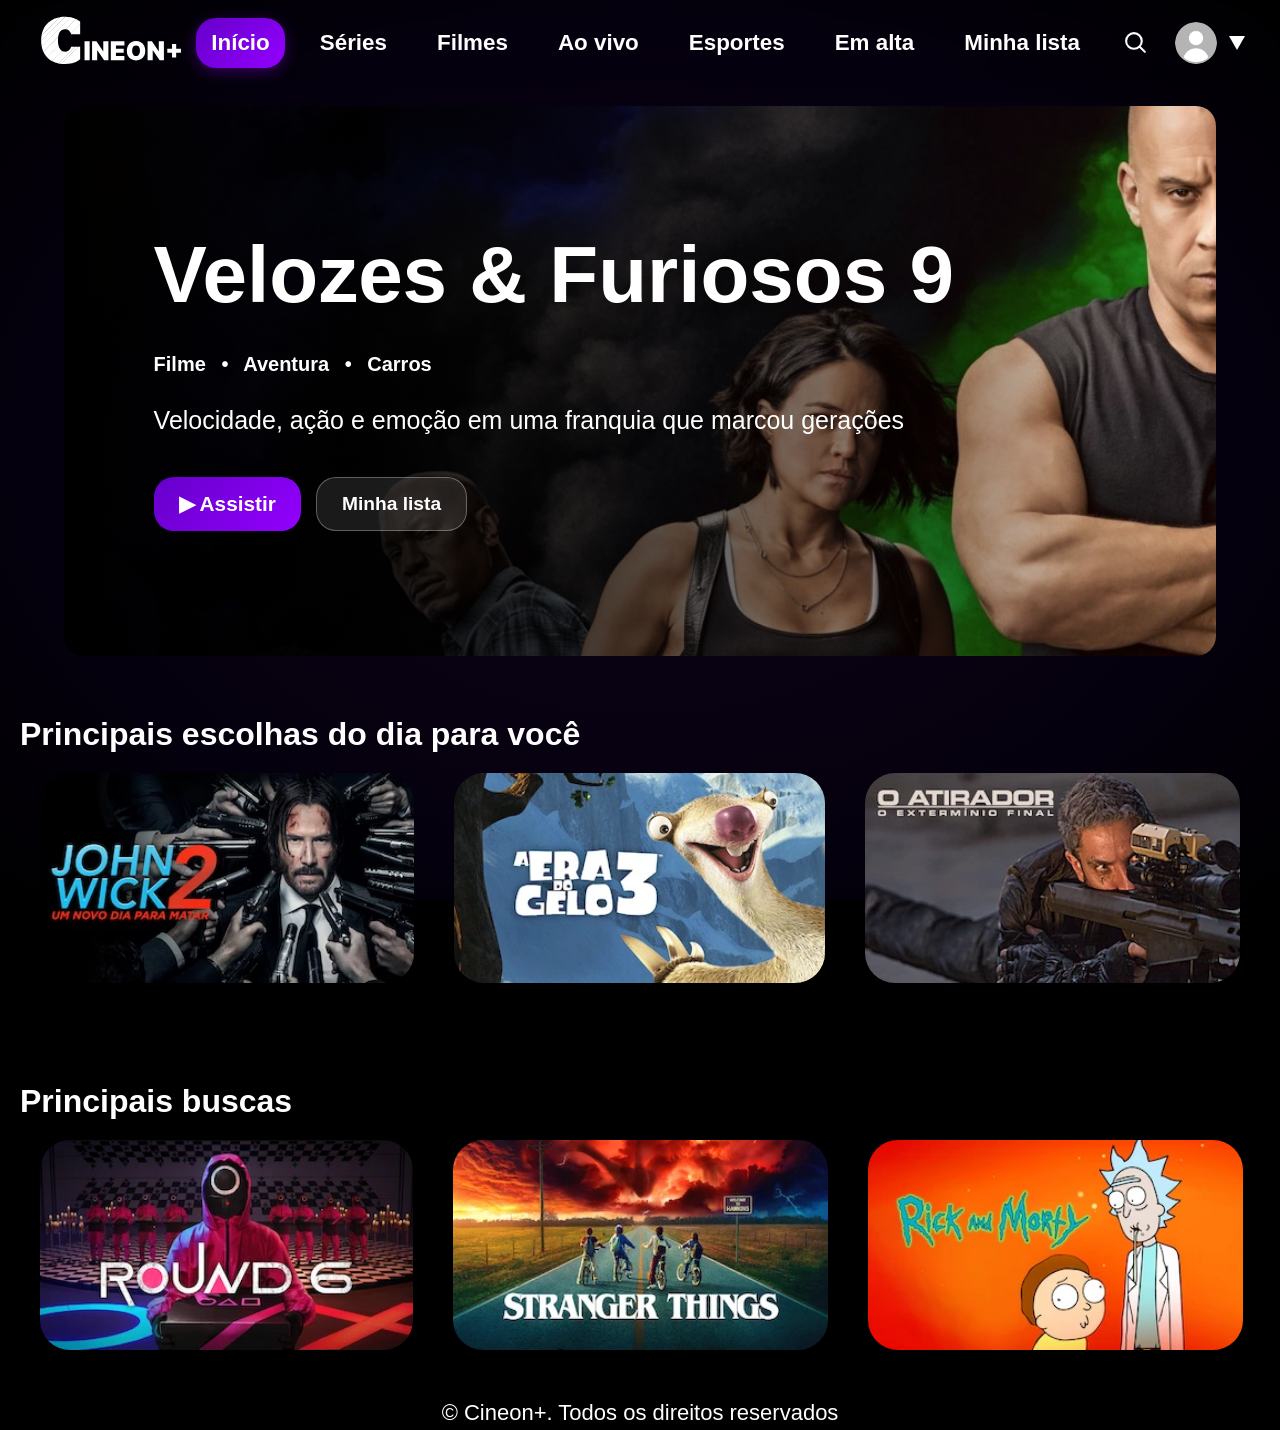
<file: index.html>
<!doctype html>
<html lang="pt-BR">
  <head>
    <meta charset="UTF-8" />
    <meta name="viewport" content="width=device-width, initial-scale=1.0" />
    <title>Cineon+</title>
    <link rel="stylesheet" href="./css/style.css" />
    <script src="./js/script.js"></script>
    <link rel="icon" type="" href="./assets/C_LOGO.png"/>
  </head>

  <body>
    <!--  BACKGROUND DEGRADÊ -->
    <div class="background_gradient_general"></div>


    <!-- Navbar -->
    <section class="main_section_all">
      <header class="navbar">
        
        <div class="logo">
          <a href="index.html">
            <img src="./assets/C_ANIMADO.svg" alt="logo" width="150px"/>
          </a>
        </div>

        <!-- Nav -->
        <nav class="menu">
            <a href="index.html" class="active">Início</a>
            <a href="series.html">Séries</a>
            <a href="filmes.html">Filmes</a>
            <a href="aovivo.html">Ao vivo</a>
            <a href="esportes.html">Esportes</a>
            <a href="emalta.html">Em alta</a>
            <a href="minhalista.html">Minha lista</a>

            <!-- Botão pesquisa -->
          <div class="search_box">
            <img src="./assets/search.svg" alt="input_seach_icon" class="search_icon"/>
          </div>

          <!-- Perfil -->
        <div class="perfil_container">
            <div class="perfil_botao">
                
                <label for="menu-pf" class="perfil_label">
                    <img class="foto-perfil" src="./assets/profile.png" alt="perfil"/>
                    <img class="seta" src="./assets/seta.svg" alt="seta" />
                </label>

                <input type="checkbox" name="menu-pf" id="menu-pf" class="menu-pf"/>
            </div>

            <!-- Dropdown -->
            <div class="dropdown">
                <a href="perfil.html">Gerenciar perfis</a>
                <a href="configuracoes.html">Configurações</a>
                <a href="ajuda.html">Ajuda</a>
                <hr>
                <a href="#">Sair</a>
            </div>
        </div>
        </nav>
      </header>

      <!-- <section class="main_content">
        <div class="titulo-geral">Pagina Inicial</div>
      </section> -->

      <!-- hero section -->
       <section class="hero">

        <div class="hero_content">

           <!-- titulo -->
            <h1>Velozes & Furiosos 9</h1>

            
            <p class="tags">
              Filme • Aventura • Carros
            </p>
            
            <!-- descrição -->
             <p class="descrição">
              Velocidade, ação e emoção em uma franquia
              que marcou gerações
             </p>
             

             <!-- botões -->
              <div class="hero_buttons">
                <a href="" target="_blank" rel="noopener noreferrer">
                  <button class="btn_assistir" type="button">▶ Assistir</button>
                </a>
                <button class="btn_lista">Minha lista</button>
              </div>
        </div>
       </section>

      <!-- Carrossel -->
      <section>
        <div class="carrossel">
          
          <h1 class="titulo-categoria">
            Principais escolhas do dia para você
          </h1>

          <div class="janela-carrossel">

            <div class="container-carrossel">
              <img src="./assets/img/johnwick2.png" alt="johnwick2"/>
              <img src="./assets/img/gelo.png" alt="gelo"/>
              <img src="./assets/img/atirador.png" alt="atirador"/>
              <img src="./assets/img/johnwick3.png" alt="johnwick3"/>
              <img src="./assets/img/velozesefuriosos8.png" alt="VelozeseFuriosos8"/>
              <img src="./assets/img/velozesefuriosos2.png" alt="VelozeseFuriosos2"/>
              <img src="./assets/img/cris.png" alt="Cris"/>
            </div>
          
          </div>
          
          <!-- botões de controle -->
          <div class="botoes-controle">
              <button class="botao-voltar"><</button>
              <button class="botao-avancar">></button>
          </div>
        
        </div>
      </section>
      
      <!-- Carrossel -->
      <section>
        <div class="carrossel">
          
          <h1 class="titulo-categoria">
            Principais buscas
          </h1>

          <div class="janela-carrossel">

            <div class="container-carrossel">
              <img src="./assets/img/round6.png" alt="round6"/>
              <img src="./assets/img/stringer.png" alt="Stringer"/>
              <img src="./assets/img/ricky.png" alt="ricky"/>
              <img src="./assets/img/theoffice.png" alt="theoffice"/>
              <img src="./assets/img/suits.png" alt="blade"/>
              <img src="./assets/img/ranch.png" alt="ranch"/>
              <img src="./assets/img/gentegrande.png" alt="policiafederal"/>
            </div>
          
          </div>
          
          <!-- botões de controle -->
          <div class="botoes-controle">
              <button class="botao-voltar"><</button>
              <button class="botao-avancar">></button>
          </div>
        
        </div>
      </section>
      
      <footer>
        <p>&copy; Cineon+. Todos os direitos reservados</p>
      </footer>
    
    </section>

</body>
</html>
</file>
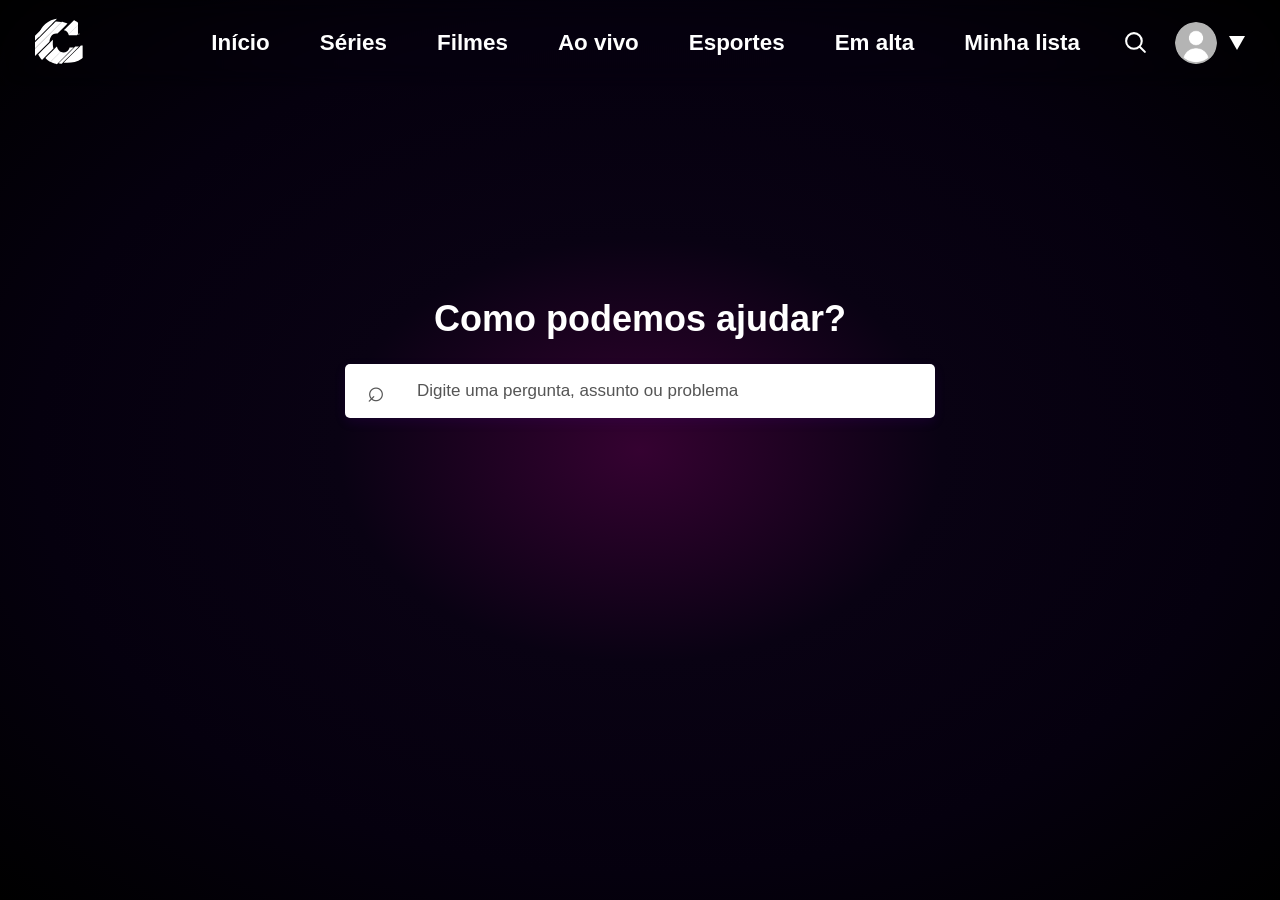
<file: ajuda.html>
<!DOCTYPE html>
<html lang="pt-BR">
    <head>
        <meta charset="UTF-8">
        <meta name="viewport" content="width=device-width, initial-scale=1.0">
        <title>Cineon+</title>
        <link rel="stylesheet" href="./css/pages/Ajuda/ajuda.css">
        <link rel="icon" type="" href="/assets/C_LOGO.png">
    </head>

    <body>
    
        <!--  BACKGROUND DEGRADÊ -->
        <div class="background_gradient_general">
        </div>

        <section class="main_section_all">

            <header class="navbar">

                <div class="logo">
                    <a href="index.html">
                        <img src="./assets/C_ANIMADO.svg" alt="logo" width="150px"/>
                    </a>
                </div>

        <!-- Nav -->
        <nav class="menu">
            <a href="index.html">Início</a>
            <a href="series.html">Séries</a>
            <a href="filmes.html">Filmes</a>
            <a href="aovivo.html">Ao vivo</a>
            <a href="esportes.html">Esportes</a>
            <a href="emalta.html">Em alta</a>
            <a href="minhalista.html">Minha lista</a>

            <!-- Botão pesquisa -->
          <div class="search_box">
            <img src="./assets/search.svg" alt="input_seach_icon" class="search_icon"/>
          </div>

          <!-- Perfil -->
        <div class="perfil_container">
            <div class="perfil_botao">
                
                <label for="menu-pf" class="perfil_label">
                    <img class="foto-perfil" src="./assets/profile.png" alt="perfil"/>
                    <img class="seta" src="./assets/seta.svg" alt="seta" />
                </label>

                <input type="checkbox" name="menu-pf" id="menu-pf" class="menu-pf"/>
            </div>

            <!-- Dropdown -->
            <div class="dropdown">
                <a href="perfil.html">Gerenciar perfis</a>
                <a href="configuracoes.html">Configurações</a>
                <a href="ajuda.html">Ajuda</a>
                <hr>
                <a href="#">Sair</a>
            </div>
        </div>
        </nav>
            </header>
            
        </section>

        <section class="central-ajuda">

            <div class="conteudo-ajuda">

                <h1> Como podemos ajudar?</h1>

                <div class="campo-pesquisa">
                    <span class="icone-pesquisa">⌕</span>

                    <input 
                        type="text"
                        placeholder="Digite uma pergunta, assunto ou problema"
                        >
                </div>
            </div>
        </section>

    </body>

</html>
</file>
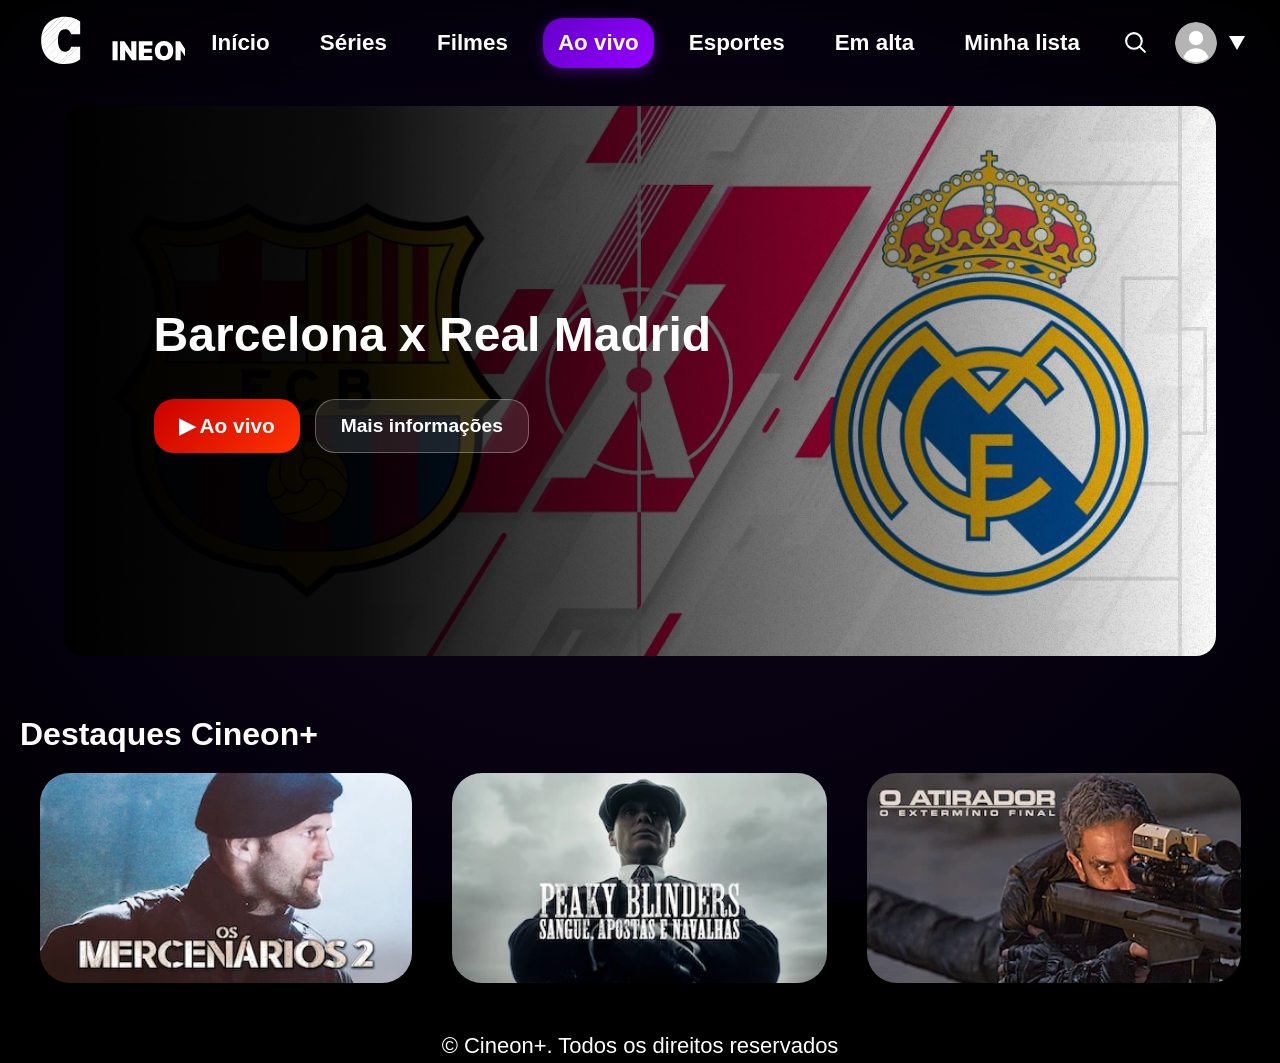
<file: aovivo.html>
<!doctype html>
<html lang="pt-BR">
  <head>
    <meta charset="UTF-8" />
    <meta name="viewport" content="width=device-width, initial-scale=1.0" />
    <title>Cineon+</title>
    <link rel="stylesheet" href="./css/pages/AoVivo/styleaovivo.css" />
    <script src="./js/script.js"></script>
    <link rel="icon" type="" href="./assets/C_LOGO.png"/>
  </head>

  <body>
    <!--  BACKGROUND DEGRADÊ -->
    <div class="background_gradient_general"></div>


    <!-- Navbar -->
    <section class="main_section_all">
      <header class="navbar">
        
        <div class="logo">
          <a href="index.html">
            <img src="./assets/C_ANIMADO.svg" alt="logo" width="150px"/>
          </a>
        </div>

        <!-- Nav -->
        <nav class="menu">
            <a href="index.html">Início</a>
            <a href="series.html">Séries</a>
            <a href="filmes.html">Filmes</a>
            <a href="aovivo.html" class="active">Ao vivo</a>
            <a href="esportes.html">Esportes</a>
            <a href="emalta.html">Em alta</a>
            <a href="minhalista.html">Minha lista</a>

            <!-- Botão pesquisa -->
          <div class="search_box">
            <img src="./assets/search.svg" alt="input_seach_icon" class="search_icon"/>
          </div>

          <!-- Perfil -->
        <div class="perfil_container">
            <div class="perfil_botao">
                
                <label for="menu-pf" class="perfil_label">
                    <img class="foto-perfil" src="./assets/profile.png" alt="perfil"/>
                    <img class="seta" src="./assets/seta.svg" alt="seta" />
                </label>

                <input type="checkbox" name="menu-pf" id="menu-pf" class="menu-pf"/>
            </div>

            <!-- Dropdown -->
            <div class="dropdown">
                <a href="perfil.html">Gerenciar perfis</a>
                <a href="configuracoes.html">Configurações</a>
                <a href="ajuda.html">Ajuda</a>
                <hr>
                <a href="#">Sair</a>
            </div>
        </div>
        </nav>
      </header>

      <!-- <section class="main_content">
        <div class="titulo-geral">Pagina Inicial</div>
      </section> -->

      <!-- hero section -->
       <section class="hero">

        <div class="hero_content">

           <!-- titulo -->
            <h1>Barcelona x Real Madrid</h1>

            <br>

             <!-- botões -->
              <div class="hero_buttons">
                <a href="" target="_blank" rel="noopener noreferrer">
                  <button class="btn_assistir" type="button">▶ Ao vivo</button>
                </a>
                <button class="btn_lista">Mais informações</button>
              </div>
        </div>
       </section>

      <!-- Carrossel -->
      <section>
        <div class="carrossel">
          
          <h1 class="titulo-categoria">
            Destaques Cineon+
          </h1>

          <div class="janela-carrossel">

            <div class="container-carrossel">
              <img src="./assets/img/mercenarios2.png" alt="mercenarios2"/>
              <img src="./assets/img/peaky.png" alt="peaky"/>
              <img src="./assets/img/atirador.png" alt="atirador"/>
              <img src="./assets/img/gelo.png" alt="gelo"/>
              <img src="./assets/img/ricky.png" alt="ricky"/>
            </div>
          
          </div>
          
          <!-- botões de controle -->
          <div class="botoes-controle">
              <button class="botao-voltar"><</button>
              <button class="botao-avancar">></button>
          </div>
        
        </div>
        
      
      </section>
      
      <footer>
        <p>&copy; Cineon+. Todos os direitos reservados</p>
      </footer>
    
    </section>

</body>
</html>
</file>
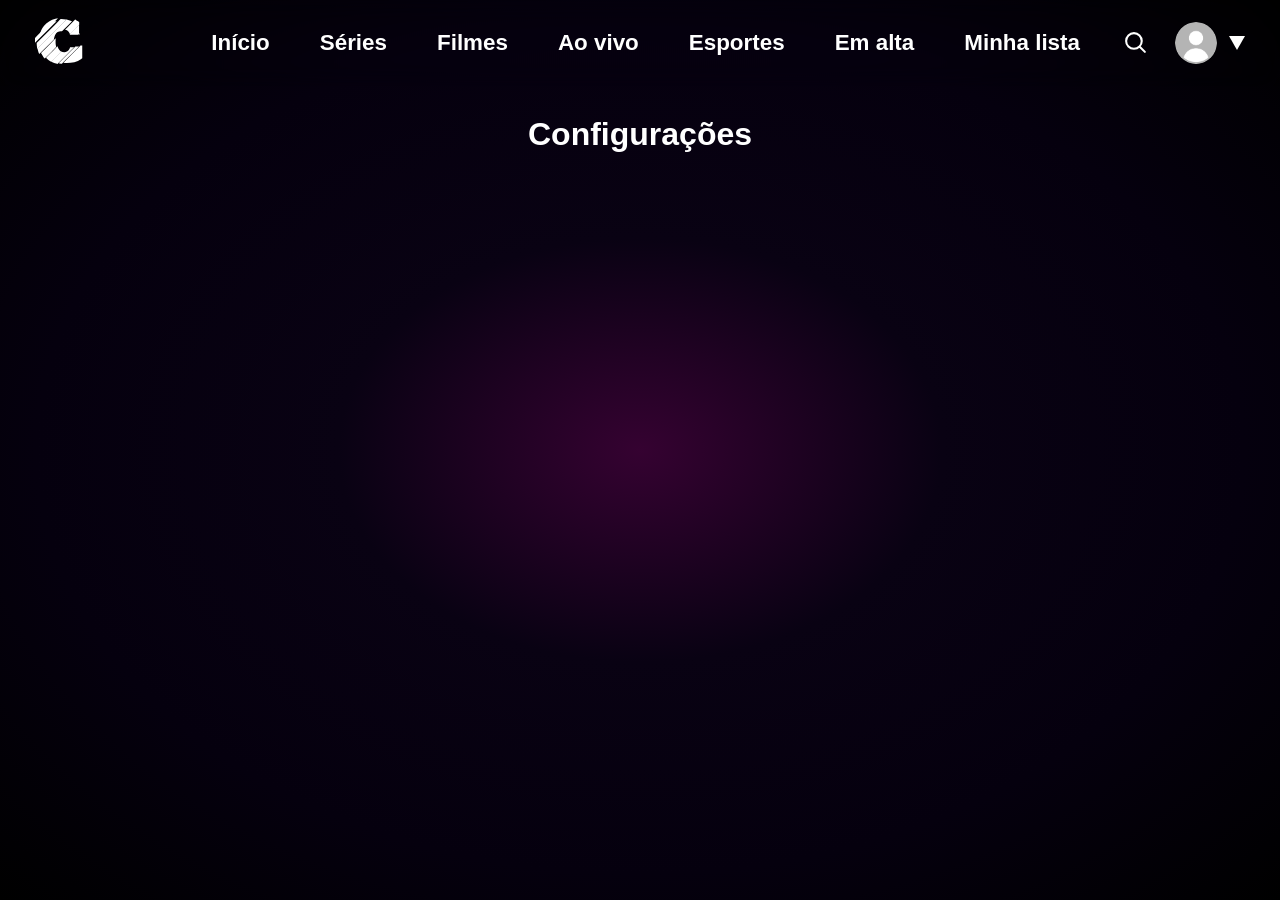
<file: configuracoes.html>
<!DOCTYPE html>
<html lang="pt-BR">
    <head>
        <meta charset="UTF-8">
        <meta name="viewport" content="width=device-width, initial-scale=1.0">
        <title>Cineon+</title>
        <link rel="stylesheet" href="./css/style.css">
        <link rel="icon" type="" href="/assets/C_LOGO.png">
    </head>

    <body>
    
        <!--  BACKGROUND DEGRADÊ -->
        <div class="background_gradient_general">
        </div>

        <section class="main_section_all">

            <header class="navbar">

                <div class="logo">
                    <a href="index.html">
                        <img src="./assets/C_ANIMADO.svg" alt="logo" width="150px"/>
                    </a>
                </div>

                <nav class="menu">
                    <a href="index.html">Início</a>
                    <a href="series.html">Séries</a>
                    <a href="filmes.html">Filmes</a>
                    <a href="aovivo.html">Ao vivo</a>
                    <a href="esportes.html">Esportes</a>
                    <a href="emalta.html">Em alta</a>
                    <a href="minhalista.html">Minha lista</a>

                    <!-- Botão pesquisa -->
                    <div class="search_box">
                        <img src="./assets/search.svg" alt="input_seach_icon"class="search_icon">
                    </div>
                    
                    <!-- Perfil -->
                    <div class="perfil_container">
                        <div class="perfil_botao">
                            
                            <label for="menu-pf" class="perfil_label">
                                <img class="foto-perfil" src="./assets/profile.png" alt="perfil">
                                <img class="seta" src="./assets/seta.svg" alt="seta">
                            </label>

                            <input type="checkbox" name="menu-pf" id="menu-pf" class="menu-pf">
                        </div>

                        <div class="dropdown">
                            <a href="perfil.html">Gerenciar perfis</a>
                            <a href="configuracoes.html">Configurações</a>
                            <a href="ajuda.html">Ajuda</a>
                            <hr>
                            <a href="#">Sair</a>
                        </div>
                    
                    </div>
                </nav>
            </header>

            <section class="main_content">
                <div class="titulo-geral">Configurações</div>
            </section>
            
        </section>

    </body>

</html>
</file>
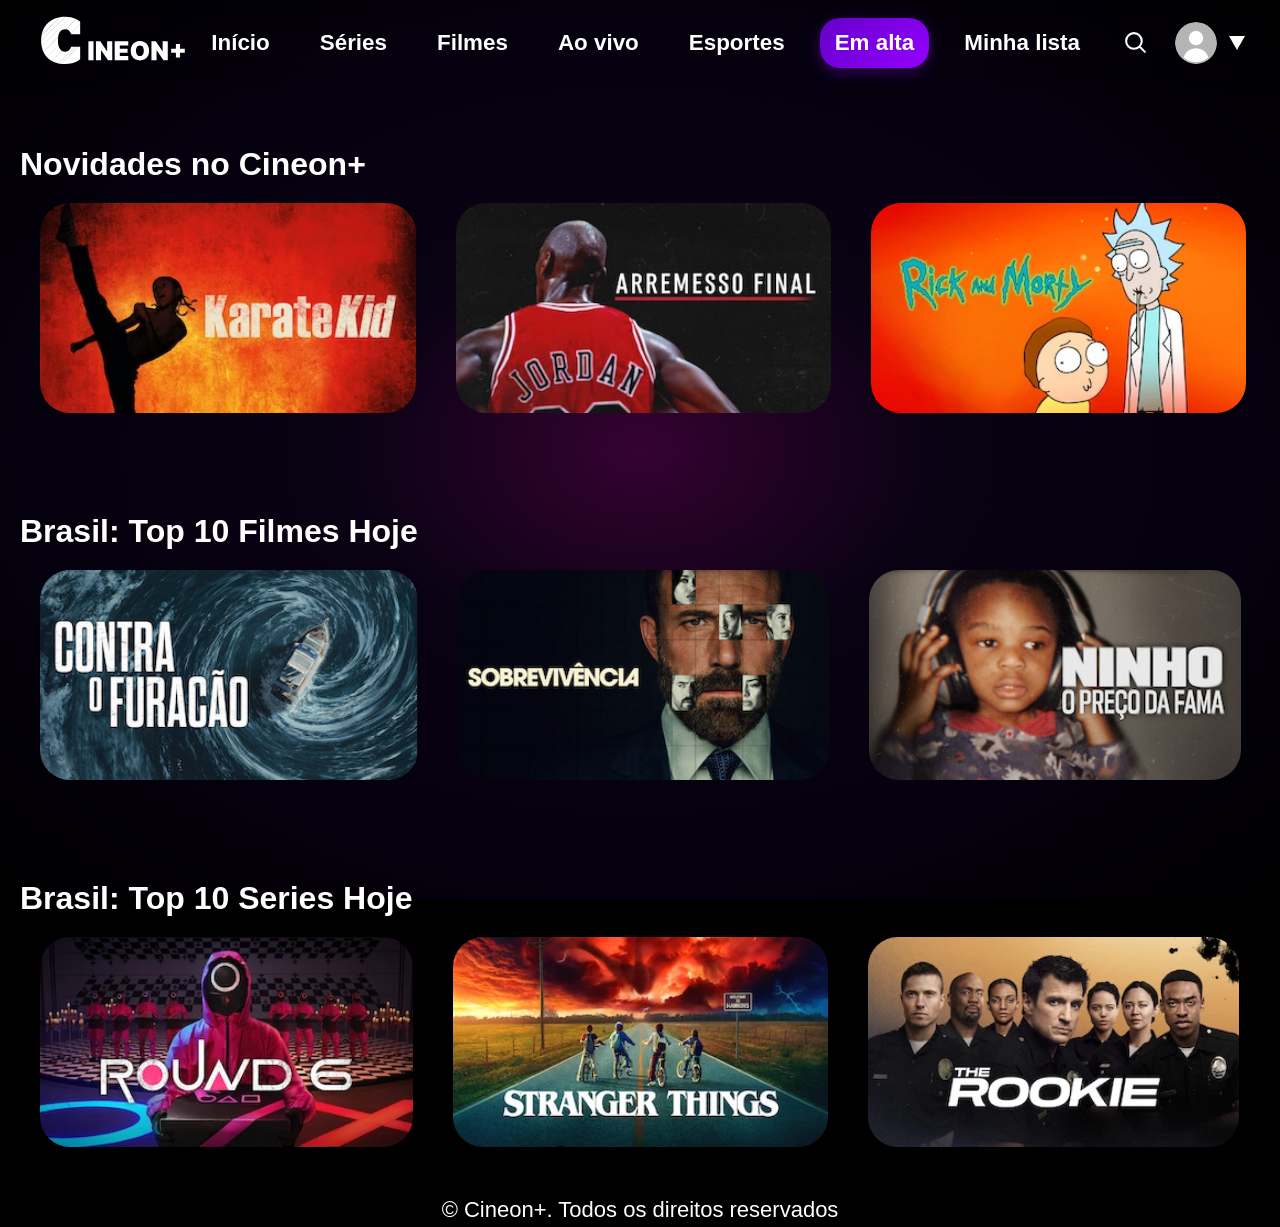
<file: emalta.html>
<!doctype html>
<html lang="pt-BR">
  <head>
    <meta charset="UTF-8" />
    <meta name="viewport" content="width=device-width, initial-scale=1.0" />
    <title>Cineon+</title>
    <link rel="stylesheet" href="./css/pages/EmAlta/emalta.css" />
    <script src="./js/script.js"></script>
    <link rel="icon" type="" href="/assets/C_LOGO.png"/>
  </head>

  <body>
    <!--  BACKGROUND DEGRADÊ -->
    <div class="background_gradient_general"></div>


    <!-- Navbar -->
    <section class="main_section_all">
      <header class="navbar">
        
        <div class="logo">
          <a href="index.html">
            <img src="./assets/C_ANIMADO.svg" alt="logo" width="150px"/>
          </a>
        </div>

        <!-- Nav -->
        <nav class="menu">
            <a href="index.html">Início</a>
            <a href="series.html">Séries</a>
            <a href="filmes.html">Filmes</a>
            <a href="aovivo.html">Ao vivo</a>
            <a href="esportes.html">Esportes</a>
            <a href="emalta.html" class="active">Em alta</a>
            <a href="minhalista.html">Minha lista</a>

            <!-- Botão pesquisa -->
          <div class="search_box">
            <img src="./assets/search.svg" alt="input_seach_icon" class="search_icon"/>
          </div>

          <!-- Perfil -->
        <div class="perfil_container">
            <div class="perfil_botao">
                
                <label for="menu-pf" class="perfil_label">
                    <img class="foto-perfil" src="./assets/profile.png" alt="perfil"/>
                    <img class="seta" src="./assets/seta.svg" alt="seta" />
                </label>

                <input type="checkbox" name="menu-pf" id="menu-pf" class="menu-pf"/>
            </div>

            <!-- Dropdown -->
            <div class="dropdown">
                <a href="perfil.html">Gerenciar perfis</a>
                <a href="configuracoes.html">Configurações</a>
                <a href="ajuda.html">Ajuda</a>
                <hr>
                <a href="#">Sair</a>
            </div>
        </div>
        </nav>
      </header>

      <!-- <section class="main_content">
        <div class="titulo-geral">Pagina Inicial</div>
      </section> -->

      <!-- Carrossel -->
      <section>
        <div class="carrossel">
          
          <h1 class="titulo-categoria">
            Novidades no Cineon+
          </h1>

          <div class="janela-carrossel">

            <div class="container-carrossel">
              <img src="./assets/img/karetekid.png" alt="karetekid"/>
              <img src="./assets/img/arremessofinal.png" alt="Velozes e Furiosos"/>
              <img src="./assets/img/ricky.png" alt="ricky"/>
              <img src="./assets/img/tyson.png" alt="tyson"/>
              <img src="./assets/img/ranch.png" alt="ranch"/>
            </div>
          
          </div>
          
          <!-- botões de controle -->
          <div class="botoes-controle">
              <button class="botao-voltar"><</button>
              <button class="botao-avancar">></button>
          </div>
        
        </div>
      
      <!-- Carrossel -->
      <section>
        <div class="carrossel">
          
          <h1 class="titulo-categoria">
            Brasil: Top 10 Filmes Hoje
          </h1>

          <div class="janela-carrossel">

            <div class="container-carrossel">
              <img src="./assets/img/furacao.png" alt=" Cris"/>
              <img src="./assets/img/sobrevivencia.png" alt="Velozes e Furiosos 2"/>
              <img src="./assets/img/ninho.png" alt=" Cris"/>
              <img src="./assets/img/granturismo.png" alt=" Cris"/>
              <img src="./assets/img/karetekid.png" alt=" Cris"/>
            </div>
          
          </div>
          
          <!-- botões de controle -->
          <div class="botoes-controle">
              <button class="botao-voltar"><</button>
              <button class="botao-avancar">></button>
          </div>
        
        </div>

              <!-- Carrossel -->
      <section>
        <div class="carrossel">
          
          <h1 class="titulo-categoria">
            Brasil: Top 10 Series Hoje
          </h1>

          <div class="janela-carrossel">

            <div class="container-carrossel">
              <img src="./assets/img/round6.png" alt="round6"/>
              <img src="./assets/img/stringer.png" alt="Stringer"/>
              <img src="./assets/img/theroockie.png" alt="drhouse"/>
              <img src="./assets/img/peaky.png" alt="peaky"/>
              <img src="./assets/img/tyson.png" alt="tyson"/>
            </div>
          
          </div>
          
          <!-- botões de controle -->
          <div class="botoes-controle">
              <button class="botao-voltar"><</button>
              <button class="botao-avancar">></button>
          </div>
        
        </div>
        
      
      </section>
      
      <footer>
        <p>&copy; Cineon+. Todos os direitos reservados</p>
      </footer>
    
    </section>

</body>
</html>
</file>
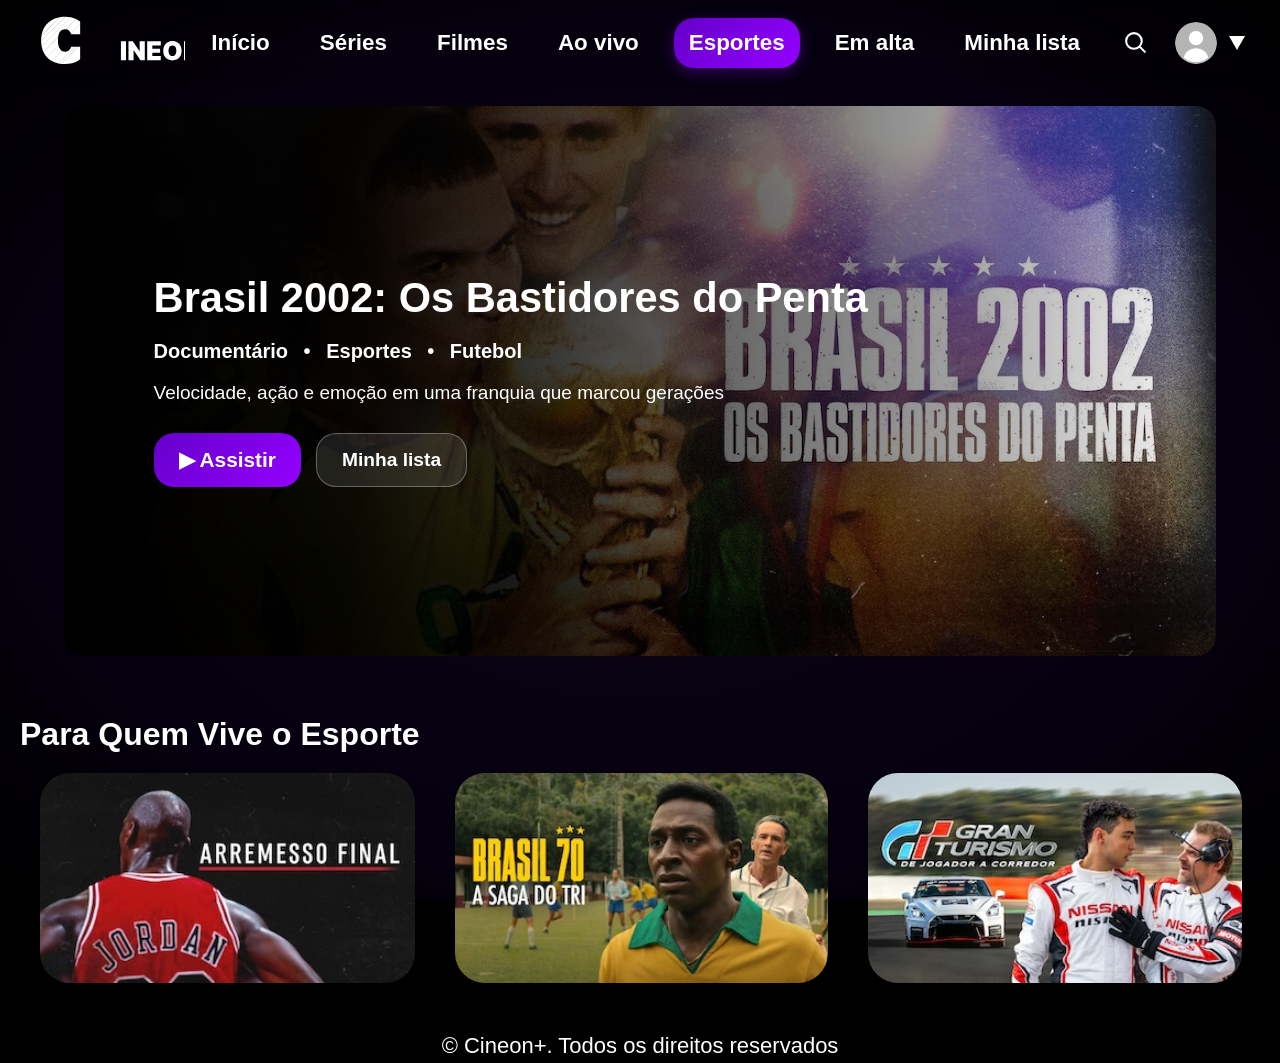
<file: esportes.html>
<!doctype html>
<html lang="pt-BR">
  <head>
    <meta charset="UTF-8" />
    <meta name="viewport" content="width=device-width, initial-scale=1.0" />
    <title>Cineon+</title>
    <link rel="stylesheet" href="./css/pages/Esportes/styleesportes.css" />
    <script src="./js/script.js"></script>
    <link rel="icon" type="" href="./assets/C_LOGO.png"/>
  </head>

  <body>
    <!--  BACKGROUND DEGRADÊ -->
    <div class="background_gradient_general"></div>


    <!-- Navbar -->
    <section class="main_section_all">
      <header class="navbar">
        
        <div class="logo">
          <a href="index.html">
            <img src="./assets/C_ANIMADO.svg" alt="logo" width="150px"/>
          </a>
        </div>

        <!-- Nav -->
        <nav class="menu">
            <a href="index.html">Início</a>
            <a href="series.html">Séries</a>
            <a href="filmes.html">Filmes</a>
            <a href="aovivo.html">Ao vivo</a>
            <a href="esportes.html" class="active">Esportes</a>
            <a href="emalta.html">Em alta</a>
            <a href="minhalista.html">Minha lista</a>

            <!-- Botão pesquisa -->
          <div class="search_box">
            <img src="./assets/search.svg" alt="input_seach_icon" class="search_icon"/>
          </div>

          <!-- Perfil -->
        <div class="perfil_container">
            <div class="perfil_botao">
                
                <label for="menu-pf" class="perfil_label">
                    <img class="foto-perfil" src="./assets/profile.png" alt="perfil"/>
                    <img class="seta" src="./assets/seta.svg" alt="seta" />
                </label>

                <input type="checkbox" name="menu-pf" id="menu-pf" class="menu-pf"/>
            </div>

            <!-- Dropdown -->
            <div class="dropdown">
                <a href="perfil.html">Gerenciar perfis</a>
                <a href="configuracoes.html">Configurações</a>
                <a href="ajuda.html">Ajuda</a>
                <hr>
                <a href="#">Sair</a>
            </div>
        </div>
        </nav>
      </header>

      <!-- <section class="main_content">
        <div class="titulo-geral">Pagina Inicial</div>
      </section> -->

      <!-- hero section -->
       <section class="hero">

        <div class="hero_content">

           <!-- titulo -->
            <h1>Brasil 2002: Os Bastidores do Penta</h1>

            
            <p class="tags">
              Documentário • Esportes • Futebol
            </p>

            <br>
            
            <!-- descrição -->
             <p class="descrição">
              Velocidade, ação e emoção em uma franquia
              que marcou gerações
             </p>
             

             <!-- botões -->
              <div class="hero_buttons">
                <a href="" target="_blank" rel="noopener noreferrer">
                  <button class="btn_assistir" type="button">▶ Assistir</button>
                </a>
                <button class="btn_lista">Minha lista</button>
              </div>
        </div>
       </section>

      <!-- Carrossel -->
      <section>
        <div class="carrossel">
          
          <h1 class="titulo-categoria">
            Para Quem Vive o Esporte
          </h1>

          <div class="janela-carrossel">

            <div class="container-carrossel">
              <img src="./assets/img/arremessofinal.png" alt="Velozes e Furiosos"/>
              <img src="./assets/img/pele.png" alt="pele"/>
              <img src="./assets/img/granturismo.png" alt="granturismo"/>
              <img src="./assets/img/tyson.png" alt="tyson"/>
              <img src="./assets/img/karetekid.png" alt="karetekid"/>
            </div>
          
          </div>
          
          <!-- botões de controle -->
          <div class="botoes-controle">
              <button class="botao-voltar"><</button>
              <button class="botao-avancar">></button>
          </div>
        
        </div>
        
      
      </section>
      
      <footer>
        <p>&copy; Cineon+. Todos os direitos reservados</p>
      </footer>
    
    </section>

</body>
</html>
</file>
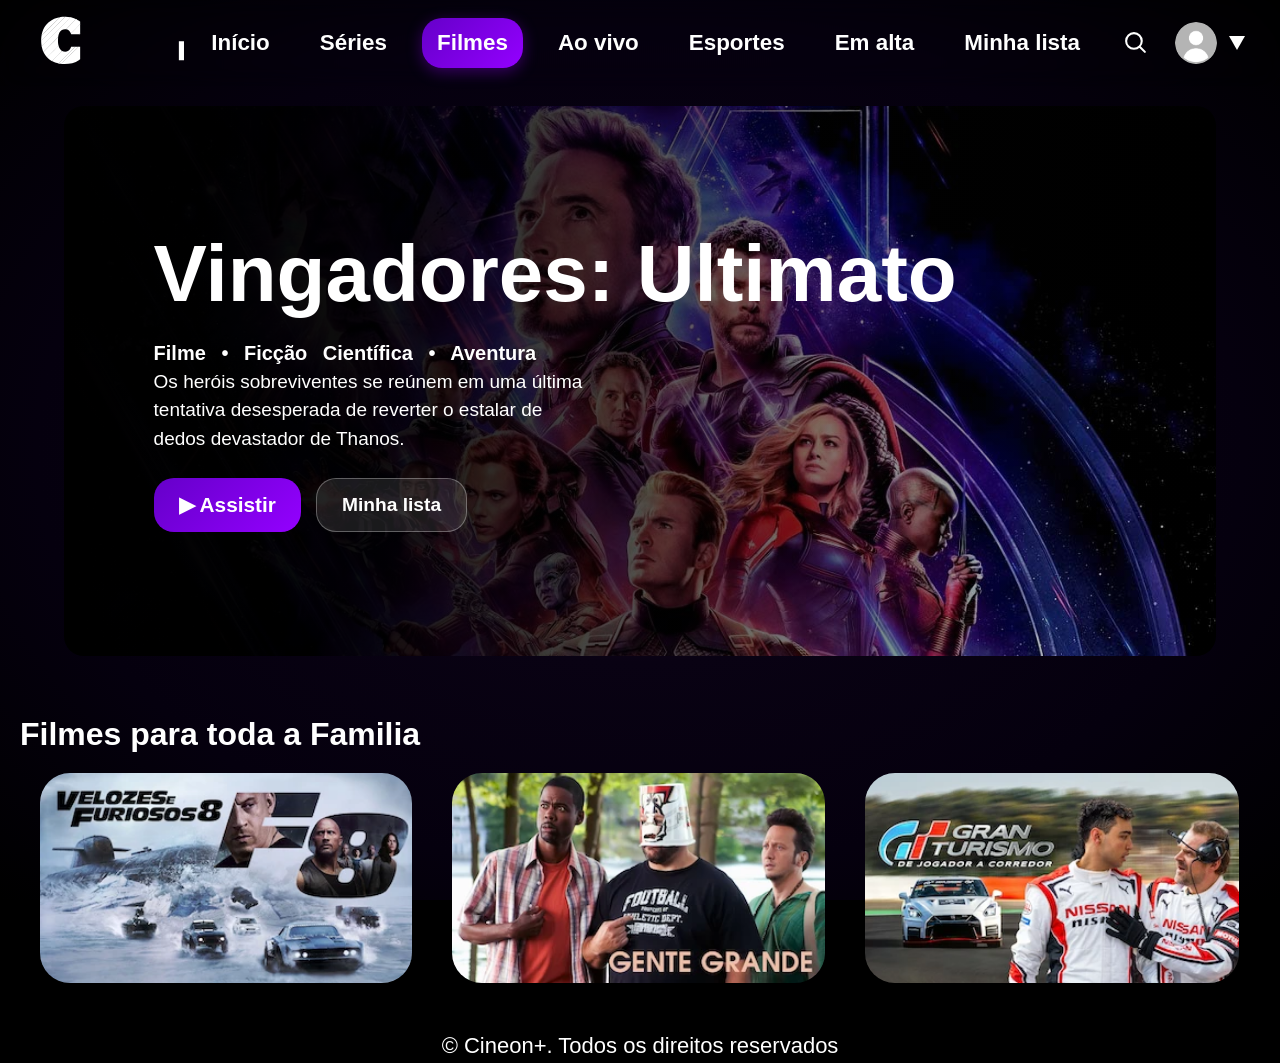
<file: filmes.html>
<!doctype html>
<html lang="pt-BR">
  <head>
    <meta charset="UTF-8" />
    <meta name="viewport" content="width=device-width, initial-scale=1.0" />
    <title>Cineon+</title>
    <link rel="stylesheet" href="./css/pages/Filmes/stylefilmes.css" />
    <script src="./js/script.js"></script>
    <link rel="icon" type="" href="/assets/C_LOGO.png"/>
  </head>

  <body>
    <!--  BACKGROUND DEGRADÊ -->
    <div class="background_gradient_general"></div>


    <!-- Navbar -->
    <section class="main_section_all">
      <header class="navbar">
        
        <div class="logo">
          <a href="index.html">
            <img src="./assets/C_ANIMADO.svg" alt="logo" width="150px"/>
          </a>
        </div>

        <!-- Nav -->
        <nav class="menu">
            <a href="index.html">Início</a>
            <a href="series.html">Séries</a>
            <a href="filmes.html" class="active">Filmes</a>
            <a href="aovivo.html">Ao vivo</a>
            <a href="esportes.html">Esportes</a>
            <a href="emalta.html">Em alta</a>
            <a href="minhalista.html">Minha lista</a>

            <!-- Botão pesquisa -->
          <div class="search_box">
            <img src="./assets/search.svg" alt="input_seach_icon" class="search_icon"/>
          </div>

          <!-- Perfil -->
        <div class="perfil_container">
            <div class="perfil_botao">
                
                <label for="menu-pf" class="perfil_label">
                    <img class="foto-perfil" src="./assets/profile.png" alt="perfil"/>
                    <img class="seta" src="./assets/seta.svg" alt="seta" />
                </label>

                <input type="checkbox" name="menu-pf" id="menu-pf" class="menu-pf"/>
            </div>

            <!-- Dropdown -->
            <div class="dropdown">
                <a href="perfil.html">Gerenciar perfis</a>
                <a href="configuracoes.html">Configurações</a>
                <a href="ajuda.html">Ajuda</a>
                <hr>
                <a href="#">Sair</a>
            </div>
        </div>
        </nav>
      </header>

      <!-- <section class="main_content">
        <div class="titulo-geral">Pagina Inicial</div>
      </section> -->

      <!-- hero section -->
       <section class="hero">

        <div class="hero_content">

           <!-- titulo -->
            <h1>Vingadores: Ultimato</h1>

            
            <p class="tags">
              Filme • Ficção Científica • Aventura
            </p>
            
            <!-- descrição -->
             <p class="descrição">
              Os heróis sobreviventes se reúnem em uma última <br> tentativa desesperada de reverter o estalar de <br> dedos devastador de Thanos.
             </p>
             

             <!-- botões -->
              <div class="hero_buttons">
                <a href="" target="_blank" rel="noopener noreferrer">
                  <button class="btn_assistir" type="button">▶ Assistir</button>
                </a>
                <button class="btn_lista">Minha lista</button>
              </div>
        </div>
       </section>

      <!-- Carrossel -->
      <section>
        <div class="carrossel">
          
          <h1 class="titulo-categoria">
            Filmes para toda a Familia
          </h1>

          <div class="janela-carrossel">

            <div class="container-carrossel">
              <img src="./assets/img/velozesefuriosos8.png" alt="VelozeseFuriosos8"/>
              <img src="./assets/img/gentegrande.png" alt="Cris"/>
              <img src="./assets/img/granturismo.png" alt=" Cris"/>
              <img src="./assets/img/karetekid.png" alt=" Cris"/>
              <img src="./assets/img/velozesefuriosos.png" alt="Velozes e Furiosos 2"/>
            </div>
          
          </div>
          
          <!-- botões de controle -->
          <div class="botoes-controle">
              <button class="botao-voltar"><</button>
              <button class="botao-avancar">></button>
          </div>
        
        </div>
        
      
      </section>
      
      <footer>
        <p>&copy; Cineon+. Todos os direitos reservados</p>
      </footer>
    
    </section>

</body>
</html>
</file>
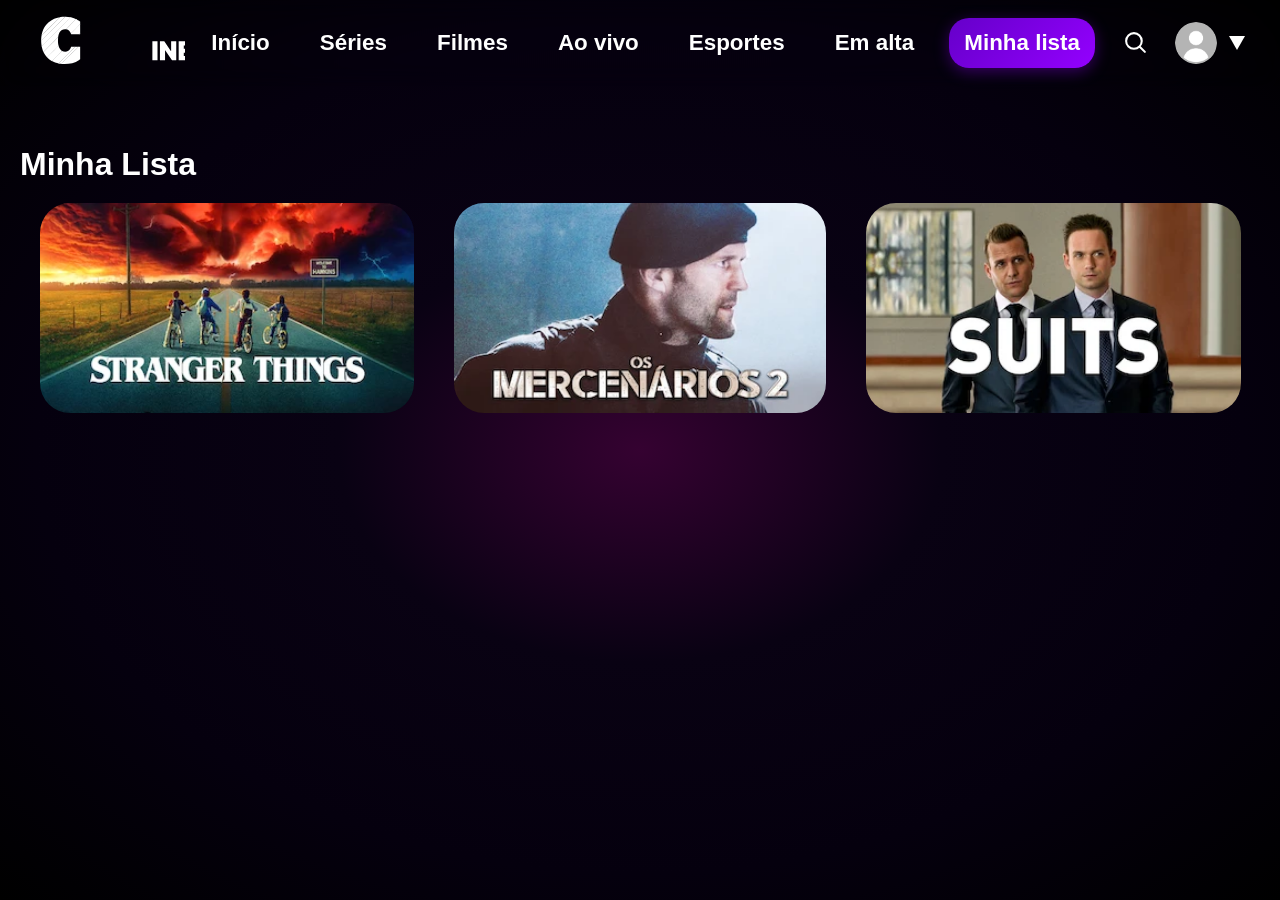
<file: minhalista.html>
<!doctype html>
<html lang="pt-BR">
  <head>
    <meta charset="UTF-8" />
    <meta name="viewport" content="width=device-width, initial-scale=1.0" />
    <title>Cineon+</title>
    <link rel="stylesheet" href="./css/pages/MinhaLista/minhalista.css" />
    <script src="./js/script.js"></script>
    <link rel="icon" type="" href="/assets/C_LOGO.png"/>
  </head>

  <body>
    <!--  BACKGROUND DEGRADÊ -->
    <div class="background_gradient_general"></div>


    <!-- Navbar -->
    <section class="main_section_all">
      <header class="navbar">
        
        <div class="logo">
          <a href="index.html">
            <img src="./assets/C_ANIMADO.svg" alt="logo" width="150px"/>
          </a>
        </div>

        <!-- Nav -->
        <nav class="menu">
            <a href="index.html">Início</a>
            <a href="series.html">Séries</a>
            <a href="filmes.html">Filmes</a>
            <a href="aovivo.html">Ao vivo</a>
            <a href="esportes.html">Esportes</a>
            <a href="emalta.html">Em alta</a>
            <a href="minhalista.html" class="active">Minha lista</a>

            <!-- Botão pesquisa -->
          <div class="search_box">
            <img src="./assets/search.svg" alt="input_seach_icon" class="search_icon"/>
          </div>

          <!-- Perfil -->
        <div class="perfil_container">
            <div class="perfil_botao">
                
                <label for="menu-pf" class="perfil_label">
                    <img class="foto-perfil" src="./assets/profile.png" alt="perfil"/>
                    <img class="seta" src="./assets/seta.svg" alt="seta" />
                </label>

                <input type="checkbox" name="menu-pf" id="menu-pf" class="menu-pf"/>
            </div>

            <!-- Dropdown -->
            <div class="dropdown">
                <a href="perfil.html">Gerenciar perfis</a>
                <a href="configuracoes.html">Configurações</a>
                <a href="ajuda.html">Ajuda</a>
                <hr>
                <a href="#">Sair</a>
            </div>
        </div>
        </nav>
      </header>

      <!-- <section class="main_content">
        <div class="titulo-geral">Pagina Inicial</div>
      </section> -->

      <!-- Carrossel -->
      <section>
        <div class="carrossel">
          
          <h1 class="titulo-categoria">
            Minha Lista
          </h1>

          <div class="janela-carrossel">

            <div class="container-carrossel">
              <img src="./assets/img/stringer.png" alt="Stringer"/>
              <img src="./assets/img/mercenarios2.png" alt="mercenarios2"/>
              <img src="./assets/img/suits.png" alt="blade"/>
              <img src="./assets/img/arremessofinal.png" alt="Velozes e Furiosos"/>
              <img src="./assets/img/velozesefuriosos2.png" alt="velozesefuriosos2"/>
            </div>
          
          </div>
          
          <!-- botões de controle -->
          <div class="botoes-controle">
              <button class="botao-voltar"><</button>
              <button class="botao-avancar">></button>
          </div>
        
        </div>
      
      </section>
    
    </section>

</body>
</html>
</file>
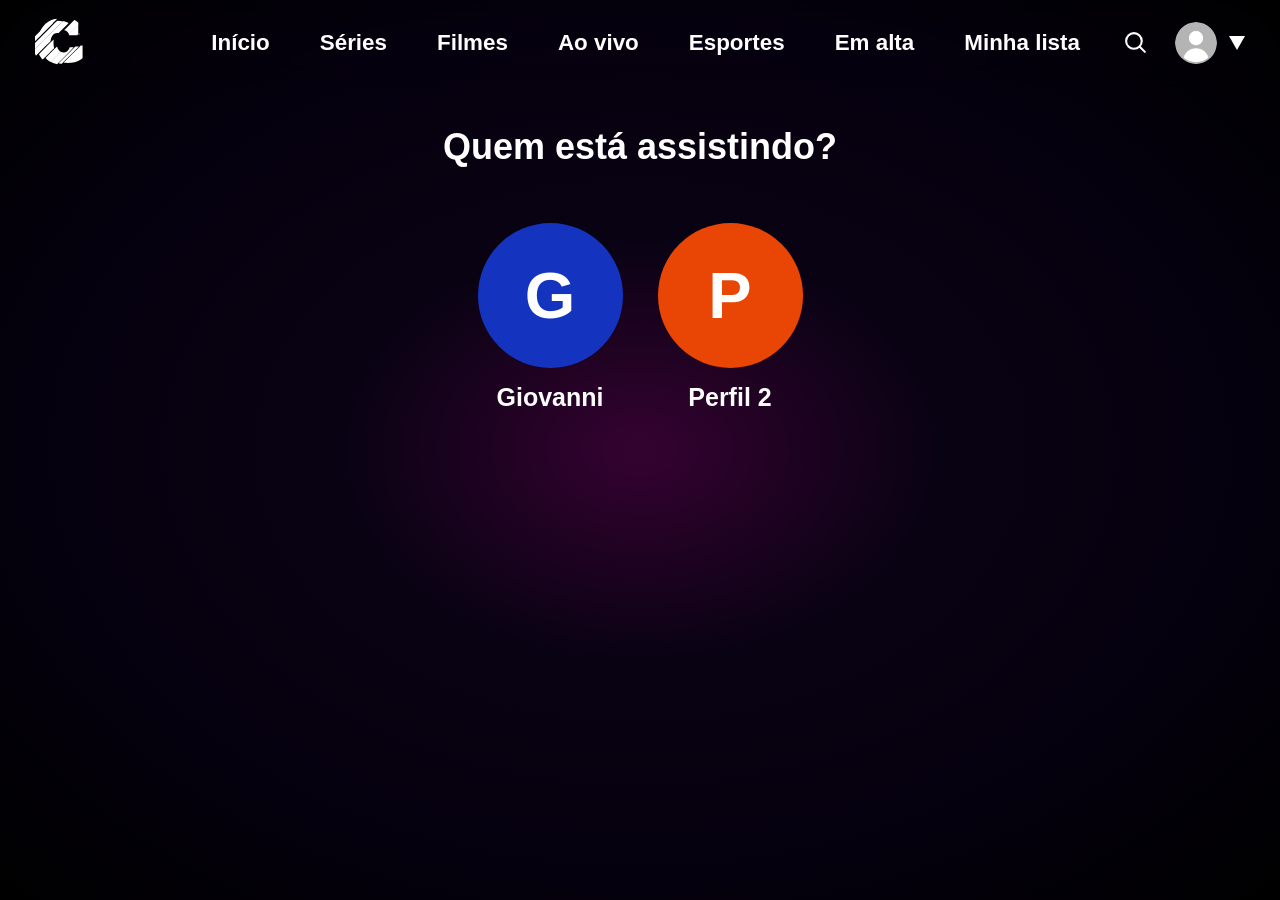
<file: perfil.html>
<!DOCTYPE html>
<html lang="pt-BR">
    <head>
        <meta charset="UTF-8">
        <meta name="viewport" content="width=device-width, initial-scale=1.0">
        <title>Cineon+</title>
        <link rel="stylesheet" href="./css/pages/Perfil/styleperfil.css">
        <link rel="icon" type="" href="/assets/C_LOGO.png">
    </head>

    <body>
        <!--  BACKGROUND DEGRADÊ -->
        <div class="background_gradient_general">
        </div>

        <section class="main_section_all">

            <header class="navbar">

                <div class="logo">
                    <a href="index.html">
                        <img src="./assets/C_ANIMADO.svg" alt="logo" width="150px"/>
                    </a>
                </div>

                <nav class="menu">
                    <a href="index.html">Início</a>
                    <a href="series.html">Séries</a>
                    <a href="filmes.html">Filmes</a>
                    <a href="aovivo.html">Ao vivo</a>
                    <a href="esportes.html">Esportes</a>
                    <a href="emalta.html">Em alta</a>
                    <a href="minhalista.html">Minha lista</a>

                    <!-- Botão pesquisa -->
                    <div class="search_box">
                        <img src="./assets/search.svg" alt="input_seach_icon"class="search_icon">
                    </div>
                    
                    <!-- Perfil -->
                    <div class="perfil_container">
                        <div class="perfil_botao">
                            
                            <label for="menu-pf" class="perfil_label">
                                <img class="foto-perfil" src="./assets/profile.png" alt="perfil">
                                <img class="seta" src="./assets/seta.svg" alt="seta">
                            </label>

                            <input type="checkbox" name="menu-pf" id="menu-pf" class="menu-pf">
                        </div>

                        <div class="dropdown">
                            <a href="perfil.html">Gerenciar perfis</a>
                            <a href="configuracoes.html">Configurações</a>
                            <a href="ajuda.html">Ajuda</a>
                            <hr>
                            <a href="#">Sair</a>
                        </div>
                    
                    </div>
                </nav>
            </header>

            <section class="main_content">

                <div class="profile_content">

                    <h1>Quem está assistindo?</h1>

                    <div class="profiles">

                        <!-- perfil giovanni -->
                        <div class="profile_card">
                            <div class="profile_avatar perfil1">
                                <span>G</span>
                            </div>
                            <p>Giovanni</p>
                        </div>
                        
                        <!-- perfil 2 -->
                        <div class="profile_card">
                            <div class="profile_avatar perfil2">
                                <span>P</span>
                            </div>
                            <p>Perfil 2</p>
                        </div>
                    </div>
                </div>
            </section>
            
        </section>
    </body>

</html>
</file>
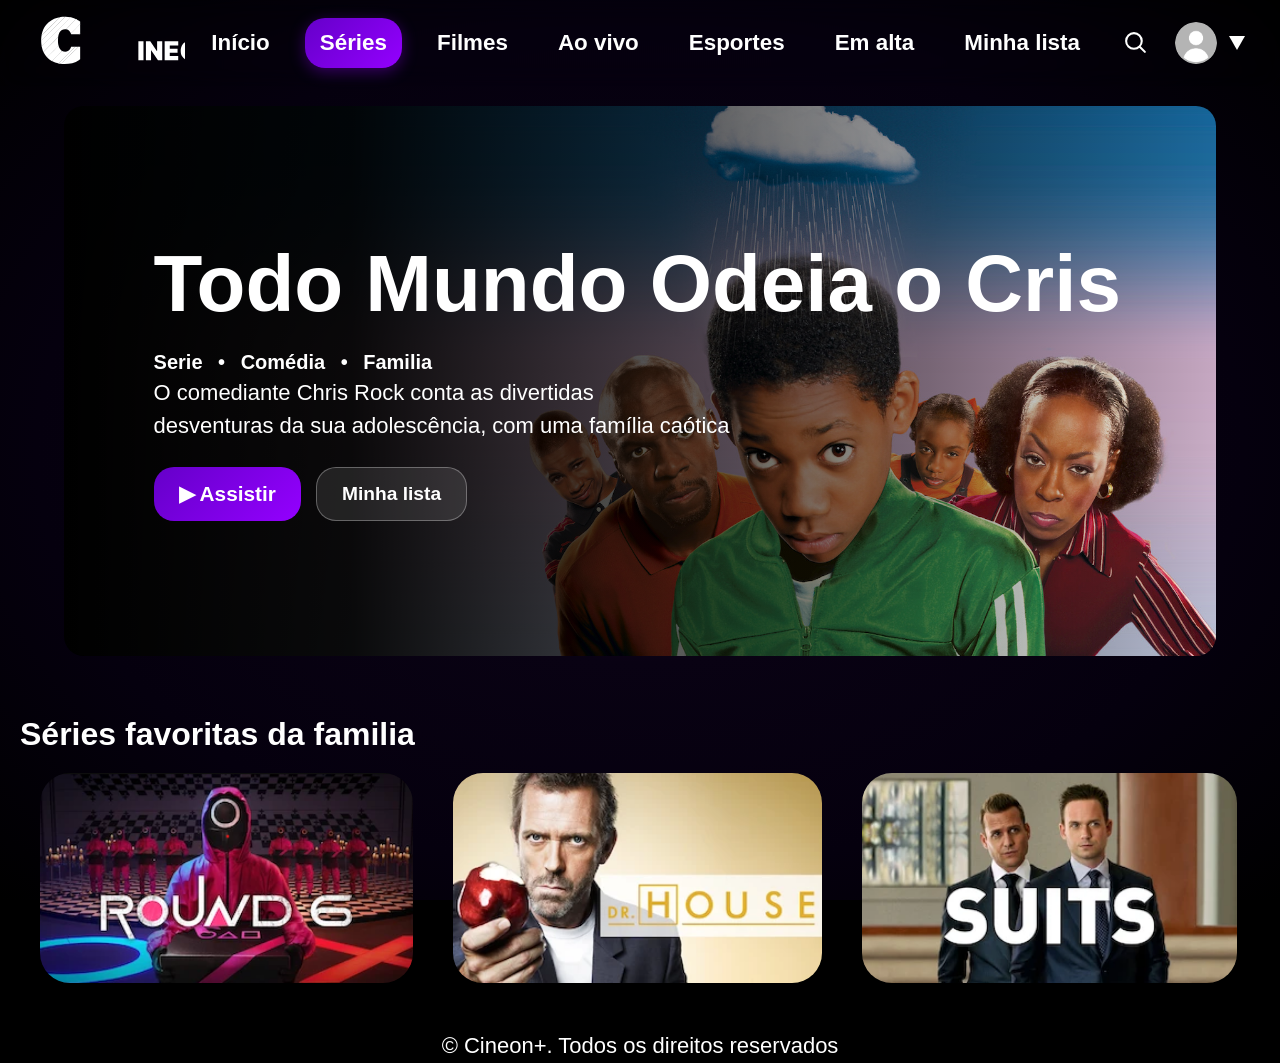
<file: series.html>
<!doctype html>
<html lang="pt-BR">
  <head>
    <meta charset="UTF-8" />
    <meta name="viewport" content="width=device-width, initial-scale=1.0" />
    <title>Cineon+</title>
    <link rel="stylesheet" href="./css/pages/Series/styleseries.css" />
    <script src="./js/script.js"></script>
    <link rel="icon" type="" href="./assets/C_LOGO.png"/>
  </head>

  <body>
    <!--  BACKGROUND DEGRADÊ -->
    <div class="background_gradient_general"></div>


    <!-- Navbar -->
    <section class="main_section_all">
      <header class="navbar">
        
        <div class="logo">
          <a href="index.html">
            <img src="./assets/C_ANIMADO.svg" alt="logo" width="150px"/>
          </a>
        </div>

        <!-- Nav -->
        <nav class="menu">
            <a href="index.html">Início</a>
            <a href="series.html" class="active">Séries</a>
            <a href="filmes.html">Filmes</a>
            <a href="aovivo.html">Ao vivo</a>
            <a href="esportes.html">Esportes</a>
            <a href="emalta.html">Em alta</a>
            <a href="minhalista.html">Minha lista</a>

            <!-- Botão pesquisa -->
          <div class="search_box">
            <img src="./assets/search.svg" alt="input_seach_icon" class="search_icon"/>
          </div>

          <!-- Perfil -->
        <div class="perfil_container">
            <div class="perfil_botao">
                
                <label for="menu-pf" class="perfil_label">
                    <img class="foto-perfil" src="./assets/profile.png" alt="perfil"/>
                    <img class="seta" src="./assets/seta.svg" alt="seta" />
                </label>

                <input type="checkbox" name="menu-pf" id="menu-pf" class="menu-pf"/>
            </div>

            <!-- Dropdown -->
            <div class="dropdown">
                <a href="perfil.html">Gerenciar perfis</a>
                <a href="configuracoes.html">Configurações</a>
                <a href="ajuda.html">Ajuda</a>
                <hr>
                <a href="#">Sair</a>
            </div>
        </div>
        </nav>
      </header>

      <!-- <section class="main_content">
        <div class="titulo-geral">Pagina Inicial</div>
      </section> -->

      <!-- hero section -->
       <section class="hero">

        <div class="hero_content">

           <!-- titulo -->
            <h1>Todo Mundo Odeia o Cris</h1>

            
            <p class="tags">
              Serie • Comédia • Familia
            </p>
            
            <!-- descrição -->
             <p class="descrição">
              O comediante Chris Rock conta as divertidas <br>desventuras da sua adolescência, com uma família caótica
             </p>
             

             <!-- botões -->
              <div class="hero_buttons">
                <a href="" target="_blank" rel="noopener noreferrer">
                  <button class="btn_assistir" type="button">▶ Assistir</button>
                </a>
                <button class="btn_lista">Minha lista</button>
              </div>
        </div>
       </section>

      <!-- Carrossel -->
      <section>
        <div class="carrossel">
          
          <h1 class="titulo-categoria">
            Séries favoritas da familia
          </h1>

          <div class="janela-carrossel">

            <div class="container-carrossel">
              <img src="./assets/img/round6.png" alt="round6"/>
              <img src="./assets/img/drhouse.png" alt="drhouse"/>
              <img src="./assets/img/suits.png" alt="thewalkingdead"/>
              <img src="./assets/img/peaky.png" alt="peaky"/>
              <img src="./assets/img/stringer.png" alt="Stringer"/>
              <img src="./assets/img/sealteam.png" alt="sealteam"/>
              <img src="./assets/img/thewalkingdead.png" alt="thewalkingdead"/>
            </div>
          
          </div>
          
          <!-- botões de controle -->
          <div class="botoes-controle">
              <button class="botao-voltar"><</button>
              <button class="botao-avancar">></button>
          </div>
        
        </div>
        
      
      </section>
      
      <footer>
        <p>&copy; Cineon+. Todos os direitos reservados</p>
      </footer>
    
    </section>

</body>
</html>
</file>
<file: css/style.css>
/* variaveis globais */
   :root {
      /* COLORS */
      --background_color_1: #000000;
      --background_navbar_color: rgba(0, 0, 0, 0.541);
      --borderline_navbar_color: rgba(99, 0, 145, 0.541);
      --selection_color: rgba(121, 70, 168, 0.541);
      --main_section_max_size_width: 2160px;
   }

   ::selection {
      background: var(--selection_color);
   }
   
   /* ----------------------------------------------------------------- */
   
   /* configuração global */
   * {
      margin: 0;
      padding: 0;
      box-sizing: border-box;
      
      /* font global */
      font-family: "Inter", sans-serif;
      font-optical-sizing: auto;
      font-weight: 500;
      font-style: normal;
   }

   /* ----------------------------------------------------------------- */

   /* body */
   body {
      background: var(--background_color_1);
      
      color: white;
      min-width: 100vh;
      overflow-x: hidden;
   }

   /* ----------------------------------------------------------------- */

   /* FORÇAR SCROLL "NAO MEXA" */
   .space_test {
         width: 100%;
         height: 500px;
         background-color: royalblue;
   }

   /* ----------------------------------------------------------------- */

   /* background animado gradient */
   .background_gradient_general {
      z-index: 0; /* camada 0*/
      background: radial-gradient(#350231,#090213,#05000e,rgb(0, 0, 0));
      width: 100%;
      height: 100%;
      position: fixed; /* posição fixa*/
      transform: scale(1);
      overflow-x: hidden; /* ocultar overflow x 1*/
      overflow-y: hidden; /* ocultar overlow y*/
      animation: loop_background_gradient 5s ease-out infinite;
   }

   /* ----------------------------------------------------------------- */
   
   /* seção geral de todos os elementos .main_section_all */
   .main_section_all {
      z-index: 1; /* camada 1*/
      position: absolute;
      width: 100%;
      max-width: var(--main_section_max_size_width);
   }

   /* ----------------------------------------------------------------- */
   
   /* titulo geral */
   .titulo-geral {
      color: white;
      font-size: 2rem;
      font-weight: 700;
      text-align: center;
      width: fit-content;
      margin-bottom: 1px;
   }

   /* ----------------------------------------------------------------- */

   /* NAVBAR DO SITE START */

   .navbar {
      position: sticky;
      top: 0;
      z-index: 100;
      
      display: flex;
      align-items: center;
      justify-content: space-between;
      
      width: 100%;
      padding: 15px 35px;
      
      background: transparent;
      backdrop-filter: blur(12px);

      /* border-bottom: 1px solid rgba(255, 255, 255, 0.08); */
      
      transition: 
         background-color 0.4s ease, 
         backdrop-filter 0.4s ease, 
         border-color 0.4s ease;
   }

   .navbar.scrolled {
      background: rgba(0, 0, 0, 0.95);
      backdrop-filter: blur(12px);
      /* border-bottom: 1px solid rgba(255, 255, 255, 0.1); */
   }

   /* ----------------------------------------------------------------- */
   
   /* configuração da logotipo */
   .logo {
      display: flex;
      align-items: center;
      flex-shrink: 0;
   }

   .logo > img {
      display: block;
      width: 150px;
      height: auto;
   }

   /* ----------------------------------------------------------------- */
   
   /* seção menu */
   .menu {
      display: flex;
      align-items: center;
      gap: 20px;
   }

   .menu > a {
      color: white;
      text-decoration: none;
      
      font-size: 1.4rem; /* tamanho do texto */
      font-weight: 700; /* texto em negrito */

      padding: 12px 15px;
      border-radius: 20px;
      
      transition: 0.35s ease;
   }

   .menu > a:hover {
      background-color: rgba(255, 255, 255, 0.12)
   }

   .menu > a.active {
      background: linear-gradient(
         135deg,
         #6500c9,
         #9400ff
      );

      box-shadow: 0 4px 15px rgba(145, 0, 255, 0.35);
   }

   /* ----------------------------------------------------------------- */

   /* ícone de pesquisa */
   .search_box {
      display: flex;
      align-items: center;
      justify-content: center;
      
      width: 40px;
      height: 40px;

      border-radius: 50%;
      cursor: pointer;

      transition: 0.2s ease;
   }

   .search_box:hover {
      background-color: rgba(255, 255, 255, 0.12);
      transform: scale(1.1);
   }

   .search_box > input {
      width: 200px;
      height: 30px;
      padding: 5px;
      color: white;
      background-color: transparent;
      border: 2px solid white;
      border-radius: 5px;
   }

   .search_icon {
      width: 25px;
      height: 25px;
   }

   /* ----------------------------------------------------------------- */

   /* Perfil */

   .perfil-container {
      position: relative;

   }

   .perfil_botao {
      display: flex;
      align-items: center;
      gap: 10px;
      cursor: pointer;
   }

   .perfil_label {
      display: flex;
      align-items: center;
      gap: 10px;
      cursor: pointer;
   }

   /* ----------------------------------------------------------------- */

   /* ícone da foto de perfil */

   .foto-perfil {
      width: 40px;
      height: 40px;
      border-radius: 7px;
      object-fit: cover;
   }

   .perfil_botao .foto-perfil {
      width: 42px;
      height: 42px;
      border-radius: 50%;
      object-fit: cover;
      transition: 0.3s ease;
   }

   .perfil_botao .seta {
      width: 16px;
      height: 16px;
      transition: transform 0.3s ease;
   }
   
   .perfil_botao img{
      width: 45px;
      height: 45px;
      /* border-radius: 4px; */
   }
   
   .perfil_label {
      display: flex;
      align-items: center;
      gap: 12px;
      cursor: pointer;
   }
   
   .perfil_container:has(.menu-pf:checked) .dropdown {
      display: block;
      transform: translateY(10px) translateX(-10px);
   }
   
   .perfil_container:has(.menu-pf:checked) .seta {
      transform: rotate(180deg);
   }
   
   /* ----------------------------------------------------------------- */

   /* esconder checkbox */
   .menu-pf {
      display: none;
   }
   
   /* ----------------------------------------------------------------- */

   /* seção dropdown */

   .dropdown {
      position: absolute;
      right: 0;

      display: none;
      flex-direction: column;
      
      width: 200px;
      padding: 8px;

      background: rgba(34, 34, 34, 0.97);
      border-radius: 12px;

      box-shadow: 0 8px 25px rgba(0, 0, 0, 0.5);

      transform: translateY(-10px);

      transition: 0.3s ease;
   }
   
   .dropdown a {
      color: white;
      text-decoration: none;
      
      padding: 12px;
      border-radius: 8px;

      display: block;
      font-weight: 700;
      font-size: 1rem; /* tamanho do texto */
      transition: 0.25s ease;
   }

   .dropdown a:hover {
      background: rgba(107, 107, 107, 0.25);
   }

   /* ----------------------------------------------------------------- */
   
   /* icone seta do dropdown */
   .seta {
      width: 15px;
      height: 15px;
      transition: transform 0.3s ease;
   }

   .seta:hover {
      cursor: pointer;
      transform: scale(1.2);
   }

   /* ----------------------------------------------------------------- */
   
   /* footer */

   footer {
      position: absolute;
      bottom: 0;
      width: 100%;
      padding: 10px;
      
      font-size: 22px;
      text-align: center;
      height: 2.5rem;
      
      background-color: rgba(0, 0, 0, 0.37);
      color: white;
   }

   /* ----------------------------------------------------------------- */

   .main_content {
      width: 100%;
      display: flex;
      flex-direction: column;
      align-items: center;
      padding-top: 30px;
      margin-bottom: 2px;
   }

   /* ----------------------------------------------------------------- */

   /* Carrossel */
   .carrossel {
      position: relative;
      width: 100%;
      max-width: 1600px;
      padding: 20px;
      margin: 40px auto;
      overflow: visible;
      border-radius: 20px;
   }

   .titulo-categoria {
      color: rgb(255, 255, 255);
      font-size: 2rem;
      font-weight: 700;
      text-align: left;
      margin-bottom: 0px;
   }

   .janela-carrossel {
      width: 100%;
      overflow: hidden;
      border-radius: 20px;
   }

   .container-carrossel {
      display: flex;
      transition: transform 0.5s ease-in-out;
      transform: translateX(0);

   }

   .container-carrossel img {
      width: 90%;
      padding: 20px; 
      border-radius: 50px;
      height: 250px;
      object-fit: cover;
      display: block;

      /* transição */
      transition: transform 0.3s ease;
      cursor: pointer;

   }

   .container-carrossel img:hover {
      transform: scale(1.08);
   }

   /* Botões de controle do Carrossel */
   .botoes-controle {
         position: absolute;
         top: 55%;
         left: 0px;
         right: 0px;
         
         display: flex;
         justify-content: space-between;
         
         transform: translateY(-50%);
         pointer-events: none;
      }

   .botoes-controle button {
      width: 45px;
      height: 45px;
      
      border: none;
      font-size: 30px;
      font-weight: bold;
      
      pointer-events: all;
      cursor: pointer;
      
      display: flex;
      align-items: center;
      justify-content: center;
      
      border-radius: 50%;
      
      background: transparent; /* sem fundo */
      color: white;
      
      transition: 0.35s all;
   }

   .botoes-controle button:hover {
      transform: scale(1.3);
      opacity: 1;
   }

   .botao-voltar {
      margin-left: -35px;
   }

   .botao-avancar {
      margin-right: -35px;
   }

   /* ----------------------------------------------------------------- */

   /* seção hero */
   .hero {
      position: relative;
      
      display: flex;
      align-items: center;

      width: 90%;
      max-width: 2000px;
      margin: 20px auto;
      
      height: 550px;

      border-radius: 20px;
      overflow: hidden;

      background-image:
         linear-gradient(
            to right,
            #000000 0%,
            rgba(0, 0, 0, 0.95) 25%,
            rgba(2, 2, 2, 0.4) 75%,
            transparent 100%
        ),
        url("../assets/img/velozes_e_furiosos_9.jpg");
      
        background-size: cover;
        background-position: center;

        padding: 0 7%;
        box-sizing: border-box;
   }

   /* titulo hero */
   .hero_content h1 {
      font-size: 5rem;
      font-weight: 900;

      line-height: 1.1;

      margin-bottom: 20px;
   }

   /* descrição hero */
   .hero_content p {
      font-size: 1.8rem;
      line-height: 2.5;

      color: #ffffff;

      margin-bottom: 25px;
   }

   .hero_content .tags {
      font-size: 20px;
      font-weight: 700;
      word-spacing: 10px;

   }

   .hero_content .descrição {
      font-size: 25px;
      color: rgb(255, 255, 255);
      margin-top: -25px;
   }

   /* hero buttons */
   .hero_buttons {
      display: flex;
      align-items: center;
      gap:  15px;
   }

   /* botao assistir */
   .btn_assistir {
      background: linear-gradient(135deg, #6500c9, #9400ff);
      color: white;

      border: none;
      border-radius: 20px;

      padding: 15px 25px;

      font-size: 1.3rem;
      font-weight: 700;

      cursor: pointer;

      transition: 0.5s ease;
   }

   .btn_assistir:hover {
      transform: scale(1.1);
      box-shadow: 0 0 20 rgba(145, 0, 255, 0.5);
   }

   .btn_lista {
      background: rgba(255, 255, 255, 0.1);

      color: white;

      border: 1px solid rgba(255, 255, 255, 0.3);
      border-radius: 20px;

      padding: 15px 25px;

      font-size: 1.2rem;
      font-weight: 700;

      cursor: pointer;

      transition: 0.5s ease;
   }

   .btn_lista:hover {
      background: rgba(255, 255, 255, 0.2);
      transform: scale(1.05);
   }

   /* KEYFRAMES DE ANIMAÇÃO DO SITE START */
   /* ANIMAÇÃO DO BACKGROUND GRADIENT */
   @keyframes loop_background_gradient {
      /* estagios da animação */
      0% {
         transform: scale(1);
      }
      50% {
         transform: scale(2);
      }
      100% {
         transform: scale(1);
      }
   }

   /* KEYFRAMES DE ANIMAÇÃO DO SITE END */
</file>
<file: css/pages/Ajuda/ajuda.css>
/* variaveis globais */
   :root {
      /* COLORS */
      --background_color_1: #000000;
      --background_navbar_color: rgba(0, 0, 0, 0.541);
      --borderline_navbar_color: rgba(99, 0, 145, 0.541);
      --selection_color: rgba(121, 70, 168, 0.541);
      --main_section_max_size_width: 2160px;
   }

   ::selection {
      background: var(--selection_color);
   }
   
   /* ----------------------------------------------------------------- */
   
   /* configuração global */
   * {
      margin: 0;
      padding: 0;
      box-sizing: border-box;
      
      /* font global */
      font-family: "Inter", sans-serif;
      font-optical-sizing: auto;
      font-weight: 500;
      font-style: normal;
   }

   /* ----------------------------------------------------------------- */

   /* body */
   body {
      background: var(--background_color_1);
      
      color: white;
      min-width: 100vh;
      overflow-x: hidden;
   }

   /* ----------------------------------------------------------------- */

   /* FORÇAR SCROLL "NAO MEXA" */
   .space_test {
         width: 100%;
         height: 500px;
         background-color: royalblue;
   }

   /* ----------------------------------------------------------------- */

   /* background animado gradient */
   .background_gradient_general {
      z-index: 0; /* camada 0*/
      background: radial-gradient(#350231,#090213,#05000e,rgb(0, 0, 0));
      width: 100%;
      height: 100%;
      position: fixed; /* posição fixa*/
      transform: scale(1);
      overflow-x: hidden; /* ocultar overflow x 1*/
      overflow-y: hidden; /* ocultar overlow y*/
      animation: loop_background_gradient 5s ease-out infinite;
   }

   /* ----------------------------------------------------------------- */
   
   /* seção geral de todos os elementos .main_section_all */
   .main_section_all {
      z-index: 1; /* camada 1*/
      position: absolute;
      width: 100%;
      max-width: var(--main_section_max_size_width);
   }

   /* ----------------------------------------------------------------- */
   
   /* titulo geral */
   .titulo-geral {
      color: white;
      font-size: 2rem;
      font-weight: 700;
      text-align: center;
      width: fit-content;
      margin-bottom: 1px;
   }

   /* ----------------------------------------------------------------- */

   /* NAVBAR DO SITE START */

   .navbar {
      position: sticky;
      top: 0;
      z-index: 100;
      
      display: flex;
      align-items: center;
      justify-content: space-between;
      
      width: 100%;
      padding: 15px 35px;
      
      background: transparent;
      backdrop-filter: blur(12px);

      /* border-bottom: 1px solid rgba(255, 255, 255, 0.08); */
      
      transition: 
         background-color 0.4s ease, 
         backdrop-filter 0.4s ease, 
         border-color 0.4s ease;
   }

   .navbar.scrolled {
      background: rgba(0, 0, 0, 0.95);
      backdrop-filter: blur(12px);
      /* border-bottom: 1px solid rgba(255, 255, 255, 0.1); */
   }

   /* ----------------------------------------------------------------- */
   
   /* configuração da logotipo */
   .logo {
      display: flex;
      align-items: center;
      flex-shrink: 0;
   }

   .logo > img {
      display: block;
      width: 150px;
      height: auto;
   }

   /* ----------------------------------------------------------------- */
   
   /* seção menu */
   .menu {
      display: flex;
      align-items: center;
      gap: 20px;
   }

   .menu > a {
      color: white;
      text-decoration: none;
      
      font-size: 1.4rem; /* tamanho do texto */
      font-weight: 700; /* texto em negrito */

      padding: 12px 15px;
      border-radius: 20px;
      
      transition: 0.35s ease;
   }

   .menu > a:hover {
      background-color: rgba(255, 255, 255, 0.12)
   }

   .menu > a.active {
      background: linear-gradient(
         135deg,
         #6500c9,
         #9400ff
      );

      box-shadow: 0 4px 15px rgba(145, 0, 255, 0.35);
   }

   /* ----------------------------------------------------------------- */

   /* ícone de pesquisa */
   .search_box {
      display: flex;
      align-items: center;
      justify-content: center;
      
      width: 40px;
      height: 40px;

      border-radius: 50%;
      cursor: pointer;

      transition: 0.2s ease;
   }

   .search_box:hover {
      background-color: rgba(255, 255, 255, 0.12);
      transform: scale(1.1);
   }

   .search_box > input {
      width: 200px;
      height: 30px;
      padding: 5px;
      color: white;
      background-color: transparent;
      border: 2px solid white;
      border-radius: 5px;
   }

   .search_icon {
      width: 25px;
      height: 25px;
   }

   /* ----------------------------------------------------------------- */

   /* Perfil */

   .perfil-container {
      position: relative;

   }

   .perfil_botao {
      display: flex;
      align-items: center;
      gap: 10px;
      cursor: pointer;
   }

   .perfil_label {
      display: flex;
      align-items: center;
      gap: 10px;
      cursor: pointer;
   }

   /* ----------------------------------------------------------------- */

   /* ícone da foto de perfil */

   .foto-perfil {
      width: 40px;
      height: 40px;
      border-radius: 7px;
      object-fit: cover;
   }

   .perfil_botao .foto-perfil {
      width: 42px;
      height: 42px;
      border-radius: 50%;
      object-fit: cover;
      transition: 0.3s ease;
   }

   .perfil_botao .seta {
      width: 16px;
      height: 16px;
      transition: transform 0.3s ease;
   }
   
   .perfil_botao img{
      width: 45px;
      height: 45px;
      /* border-radius: 4px; */
   }
   
   .perfil_label {
      display: flex;
      align-items: center;
      gap: 12px;
      cursor: pointer;
   }
   
   .perfil_container:has(.menu-pf:checked) .dropdown {
      display: block;
      transform: translateY(10px) translateX(-10px);
   }
   
   .perfil_container:has(.menu-pf:checked) .seta {
      transform: rotate(180deg);
   }
   
   /* ----------------------------------------------------------------- */

   /* esconder checkbox */
   .menu-pf {
      display: none;
   }
   
   /* ----------------------------------------------------------------- */

   /* seção dropdown */

   .dropdown {
      position: absolute;
      right: 0;

      display: none;
      flex-direction: column;
      
      width: 200px;
      padding: 8px;

      background: rgba(34, 34, 34, 0.97);
      border-radius: 12px;

      box-shadow: 0 8px 25px rgba(0, 0, 0, 0.5);

      transform: translateY(-10px);

      transition: 0.3s ease;
   }
   
   .dropdown a {
      color: white;
      text-decoration: none;
      
      padding: 12px;
      border-radius: 8px;

      display: block;
      font-weight: 700;
      font-size: 1rem; /* tamanho do texto */
      transition: 0.25s ease;
   }

   .dropdown a:hover {
      background: rgba(107, 107, 107, 0.25);
   }

   /* ----------------------------------------------------------------- */
   
   /* icone seta do dropdown */
   .seta {
      width: 15px;
      height: 15px;
      transition: transform 0.3s ease;
   }

   .seta:hover {
      cursor: pointer;
      transform: scale(1.2);
   }

   /* ----------------------------------------------------------------- */
   
   /* footer */

   footer {
      position: absolute;
      bottom: 0;
      width: 100%;
      padding: 10px;
      
      font-size: 22px;
      text-align: center;
      height: 2.5rem;
      
      background-color: rgba(0, 0, 0, 0.37);
      color: white;
   }

   /* ----------------------------------------------------------------- */

   .main_content {
      width: 100%;
      display: flex;
      flex-direction: column;
      align-items: center;
      padding-top: 30px;
      margin-bottom: 2px;
   }

   /* ----------------------------------------------------------------- */

   .central-ajuda {
    position: relative;
    z-index: 0;

    width: 100%;
    min-height: calc(100vh - 75px);

    display: flex;
    justify-content: center;
    align-items: center;

    padding: 30px 30px;
   }

   .conteudo-ajuda {
    width: 90%;
    max-width: 590px;

    text-align: center;

    margin-top: -110px;
    }

    .conteudo-ajuda h1 {
    color: #ffffff;

    font-size: 36px;
    font-weight: 750;

    margin-bottom: 24px;
    }

    /* barra de pesquisa */

    .campo-pesquisa {
    display: flex;
    align-items: center;

    width: 100%;
    height: 54px;

    padding: 2px;

    border-radius: 5px;

    background: white;

    box-shadow: 0 4px 12px rgba(101, 0, 201, 0.12);

    transition: 0.3s ease;
    }

    .campo-pesquisa:focus-within {
    box-shadow: 0 4px 18px rgba(145, 0, 255, 0.25);
    }

    .icone-pesquisa {
    display: flex;
    align-items: center;
    justify-content: center;

    height: 100%;

    padding: 0 20px;

    color: #555555;
    font-size: 30px;

    background: #ffffff;
    }

    /* campo de pesquisa */

    .campo-pesquisa input {
    width: 100%;
    height: 100%;

    padding: 0 12px;

    border: none;
    outline: none;

    border-radius: 3px;

    background: #ffffff;

    color: #222222;
    font-size: 17px;
    font-weight: 300;
}

    .campo-pesquisa input::placeholder {
        color: #555555;
        opacity: 1;
    }


   
   /* ANIMAÇÃO DO BACKGROUND GRADIENT */
   @keyframes loop_background_gradient {
      /* estagios da animação */
      0% {
         transform: scale(1);
      }
      50% {
         transform: scale(2);
      }
      100% {
         transform: scale(1);
      }
   }
</file>
<file: css/pages/AoVivo/styleaovivo.css>
/* variaveis globais */
   :root {
      /* COLORS */
      --background_color_1: #000000;
      --background_navbar_color: #0000008a;
      --borderline_navbar_color: rgba(99, 0, 145, 0.541);
      --selection_color: rgba(121, 70, 168, 0.541);
      --main_section_max_size_width: 2160px;
   }

   ::selection {
      background: var(--selection_color);
   }
   
   /* ----------------------------------------------------------------- */
   
   /* configuração global */
   * {
      margin: 0;
      padding: 0;
      box-sizing: border-box;
      
      /* font global */
      font-family: "Inter", sans-serif;
      font-optical-sizing: auto;
      font-weight: 500;
      font-style: normal;
   }

   /* ----------------------------------------------------------------- */

   /* body */
   body {
      background: var(--background_color_1);
      
      color: white;
      min-width: 100vh;
      overflow-x: hidden;
   }

   /* ----------------------------------------------------------------- */

   /* FORÇAR SCROLL "NAO MEXA" */
   .space_test {
         width: 100%;
         height: 500px;
         background-color: royalblue;
   }

   /* ----------------------------------------------------------------- */

   /* background animado gradient */
   .background_gradient_general {
      z-index: 0; /* camada 0*/
      background: radial-gradient(#350231,#090213,#05000e,rgb(0, 0, 0));
      width: 100%;
      height: 100%;
      position: fixed; /* posição fixa*/
      transform: scale(1);
      overflow-x: hidden; /* ocultar overflow x 1*/
      overflow-y: hidden; /* ocultar overlow y*/
      animation: loop_background_gradient 5s ease-out infinite;
   }

   /* ----------------------------------------------------------------- */
   
   /* seção geral de todos os elementos .main_section_all */
   .main_section_all {
      z-index: 1; /* camada 1*/
      position: absolute;
      width: 100%;
      max-width: var(--main_section_max_size_width);
   }

   /* ----------------------------------------------------------------- */
   
   /* titulo geral */
   .titulo-geral {
      color: white;
      font-size: 2rem;
      font-weight: 700;
      text-align: center;
      width: fit-content;
      margin-bottom: 1px;
   }

   /* ----------------------------------------------------------------- */

   /* NAVBAR DO SITE START */

   .navbar {
      position: sticky;
      top: 0;
      z-index: 100;
      
      display: flex;
      align-items: center;
      justify-content: space-between;
      
      width: 100%;
      padding: 15px 35px;
      
      background: transparent;
      backdrop-filter: blur(12px);

      /* border-bottom: 1px solid rgba(255, 255, 255, 0.08); */
      
      transition: 
         background-color 0.4s ease, 
         backdrop-filter 0.4s ease, 
         border-color 0.4s ease;
   }

   .navbar.scrolled {
      background: rgba(0, 0, 0, 0.95);
      backdrop-filter: blur(12px);
      /* border-bottom: 1px solid rgba(255, 255, 255, 0.1); */
   }

   /* ----------------------------------------------------------------- */
   
   /* configuração da logotipo */
   .logo {
      display: flex;
      align-items: center;
      flex-shrink: 0;
   }

   .logo > img {
      display: block;
      width: 150px;
      height: auto;
   }

   /* ----------------------------------------------------------------- */
   
   /* seção menu */
   .menu {
      display: flex;
      align-items: center;
      gap: 20px;
   }

   .menu > a {
      color: white;
      text-decoration: none;
      
      font-size: 1.4rem; /* tamanho do texto */
      font-weight: 700; /* texto em negrito */

      padding: 12px 15px;
      border-radius: 20px;
      
      transition: 0.35s ease;
   }

   .menu > a:hover {
      background-color: rgba(255, 255, 255, 0.12)
   }

   .menu > a.active {
      background: linear-gradient(
         135deg,
         #6500c9,
         #9400ff
      );

      box-shadow: 0 4px 15px rgba(145, 0, 255, 0.35);
   }

   /* ----------------------------------------------------------------- */

   /* ícone de pesquisa */
   .search_box {
      display: flex;
      align-items: center;
      justify-content: center;
      
      width: 40px;
      height: 40px;

      border-radius: 50%;
      cursor: pointer;

      transition: 0.2s ease;
   }

   .search_box:hover {
      background-color: rgba(255, 255, 255, 0.12);
      transform: scale(1.1);
   }

   .search_box > input {
      width: 200px;
      height: 30px;
      padding: 5px;
      color: white;
      background-color: transparent;
      border: 2px solid white;
      border-radius: 5px;
   }

   .search_icon {
      width: 25px;
      height: 25px;
   }

   /* ----------------------------------------------------------------- */

   /* Perfil */

   .perfil-container {
      position: relative;

   }

   .perfil_botao {
      display: flex;
      align-items: center;
      gap: 10px;
      cursor: pointer;
   }

   .perfil_label {
      display: flex;
      align-items: center;
      gap: 10px;
      cursor: pointer;
   }

   /* ----------------------------------------------------------------- */

   /* ícone da foto de perfil */

   .foto-perfil {
      width: 40px;
      height: 40px;
      border-radius: 7px;
      object-fit: cover;
   }

   .perfil_botao .foto-perfil {
      width: 42px;
      height: 42px;
      border-radius: 50%;
      object-fit: cover;
      transition: 0.3s ease;
   }

   .perfil_botao .seta {
      width: 16px;
      height: 16px;
      transition: transform 0.3s ease;
   }
   
   .perfil_botao img{
      width: 45px;
      height: 45px;
      /* border-radius: 4px; */
   }
   
   .perfil_label {
      display: flex;
      align-items: center;
      gap: 12px;
      cursor: pointer;
   }
   
   .perfil_container:has(.menu-pf:checked) .dropdown {
      display: block;
      transform: translateY(10px) translateX(-10px);
   }
   
   .perfil_container:has(.menu-pf:checked) .seta {
      transform: rotate(180deg);
   }
   
   /* ----------------------------------------------------------------- */

   /* esconder checkbox */
   .menu-pf {
      display: none;
   }
   
   /* ----------------------------------------------------------------- */

   /* seção dropdown */

   .dropdown {
      position: absolute;
      right: 0;

      display: none;
      flex-direction: column;
      
      width: 200px;
      padding: 8px;

      background: rgba(34, 34, 34, 0.97);
      border-radius: 12px;

      box-shadow: 0 8px 25px rgba(0, 0, 0, 0.5);

      transform: translateY(-10px);

      transition: 0.3s ease;
   }
   
   .dropdown a {
      color: white;
      text-decoration: none;
      
      padding: 12px;
      border-radius: 8px;

      display: block;
      font-weight: 700;
      font-size: 1rem; /* tamanho do texto */
      transition: 0.25s ease;
   }

   .dropdown a:hover {
      background: rgba(107, 107, 107, 0.25);
   }

   /* ----------------------------------------------------------------- */
   
   /* icone seta do dropdown */
   .seta {
      width: 15px;
      height: 15px;
      transition: transform 0.3s ease;
   }

   .seta:hover {
      cursor: pointer;
      transform: scale(1.2);
   }

   /* ----------------------------------------------------------------- */
   
   /* footer */

   footer {
      position: absolute;
      bottom: 0;
      width: 100%;
      padding: 10px;
      
      font-size: 22px;
      text-align: center;
      height: 2.5rem;
      
      background-color: rgba(0, 0, 0, 0.37);
      color: white;
   }

   /* ----------------------------------------------------------------- */

   .main_content {
      width: 100%;
      display: flex;
      flex-direction: column;
      align-items: center;
      padding-top: 30px;
      margin-bottom: 2px;
   }

   /* ----------------------------------------------------------------- */

   /* Carrossel */
   .carrossel {
      position: relative;
      width: 100%;
      max-width: 1600px;
      padding: 20px;
      margin: 40px auto;
      overflow: visible;
      border-radius: 20px;
   }

   .titulo-categoria {
      color: rgb(255, 255, 255);
      font-size: 2rem;
      font-weight: 700;
      text-align: left;
      margin-bottom: 0px;
   }

   .janela-carrossel {
      width: 100%;
      overflow: hidden;
      border-radius: 20px;
   }

   .container-carrossel {
      display: flex;
      transition: transform 0.5s ease-in-out;
      transform: translateX(0);

   }

   .container-carrossel img {
      width: 90%;
      padding: 20px; 
      border-radius: 50px;
      height: 250px;
      object-fit: cover;
      display: block;

      /* transição */
      transition: transform 0.3s ease;
      cursor: pointer;

   }

   .container-carrossel img:hover {
      transform: scale(1.08);
   }

   /* Botões de controle do Carrossel */
   .botoes-controle {
         position: absolute;
         top: 55%;
         left: 0px;
         right: 0px;
         
         display: flex;
         justify-content: space-between;
         
         transform: translateY(-50%);
         pointer-events: none;
      }

   .botoes-controle button {
      width: 45px;
      height: 45px;
      
      border: none;
      font-size: 30px;
      font-weight: bold;
      
      pointer-events: all;
      cursor: pointer;
      
      display: flex;
      align-items: center;
      justify-content: center;
      
      border-radius: 50%;
      
      background: transparent; /* sem fundo */
      color: white;
      
      transition: 0.35s all;
   }

   .botoes-controle button:hover {
      transform: scale(1.3);
      opacity: 1;
   }

   .botao-voltar {
      margin-left: -35px;
   }

   .botao-avancar {
      margin-right: -35px;
   }

   /* ----------------------------------------------------------------- */

   /* seção hero */
   .hero {
      position: relative;
      
      display: flex;
      align-items: center;

      width: 90%;
      max-width: 2000px;
      margin: 20px auto;
      
      height: 550px;

      border-radius: 20px;
      overflow: hidden;

      background-image:
         linear-gradient(
            to right,
            #000000 0%,
            rgba(0, 0, 0, 0.95) 25%,
            rgba(2, 2, 2, 0.4) 75%,
            transparent 100%
        ),
        url("/assets/img/elclassico.jpg");
      
        background-size: cover;
        background-position: center;

        padding: 0 7%;
        box-sizing: border-box;
   }

   /* titulo hero */
   .hero_content h1 {
      font-size: 3rem;
      font-weight: 900;

      line-height: 1.1;

      margin-bottom: 20px;
   }

   /* descrição hero */
   .hero_content p {
      font-size: 1.8rem;
      line-height: 1;

      color: #ffffff;

      margin-bottom: 25px;
   }

   .hero_content .tags {
      font-size: 20px;
      font-weight: 700;
      word-spacing: 10px;

   }

   .hero_content .descrição {
      font-size: 19px;
      color: rgb(255, 255, 255);
      margin-top: -25px;
      line-height: 1.5;
   }

   /* hero buttons */
   .hero_buttons {
      display: flex;
      align-items: center;
      gap:  15px;
   }

   /* botao assistir */
   .btn_assistir {
      background: linear-gradient(135deg, #c90000, #ff3300);
      color: white;

      border: none;
      border-radius: 20px;

      padding: 15px 25px;

      font-size: 1.3rem;
      font-weight: 700;

      cursor: pointer;

      transition: 0.5s ease;
   }

   .btn_assistir:hover {
      transform: scale(1.1);
      box-shadow: 0 0 20 rgba(145, 0, 255, 0.5);
   }

   .btn_lista {
      background: rgba(255, 255, 255, 0.1);

      color: white;

      border: 1px solid rgba(255, 255, 255, 0.3);
      border-radius: 20px;

      padding: 15px 25px;

      font-size: 1.2rem;
      font-weight: 700;

      cursor: pointer;

      transition: 0.5s ease;
   }

   .btn_lista:hover {
      background: rgba(255, 255, 255, 0.2);
      transform: scale(1.05);
   }

   /* KEYFRAMES DE ANIMAÇÃO DO SITE START */
   /* ANIMAÇÃO DO BACKGROUND GRADIENT */
   @keyframes loop_background_gradient {
      /* estagios da animação */
      0% {
         transform: scale(1);
      }
      50% {
         transform: scale(2);
      }
      100% {
         transform: scale(1);
      }
   }

   /* KEYFRAMES DE ANIMAÇÃO DO SITE END */
</file>
<file: css/pages/EmAlta/emalta.css>
/* variaveis globais */
   :root {
      /* COLORS */
      --background_color_1: #000000;
      --background_navbar_color: rgba(0, 0, 0, 0.541);
      --borderline_navbar_color: rgba(99, 0, 145, 0.541);
      --selection_color: rgba(121, 70, 168, 0.541);
      --main_section_max_size_width: 2160px;
   }

   ::selection {
      background: var(--selection_color);
   }
   
   /* ----------------------------------------------------------------- */
   
   /* configuração global */
   * {
      margin: 0;
      padding: 0;
      box-sizing: border-box;
      
      /* font global */
      font-family: "Inter", sans-serif;
      font-optical-sizing: auto;
      font-weight: 500;
      font-style: normal;
   }

   /* ----------------------------------------------------------------- */

   /* body */
   body {
      background: var(--background_color_1);
      
      color: white;
      min-width: 100vh;
      overflow-x: hidden;
   }

   /* ----------------------------------------------------------------- */

   /* FORÇAR SCROLL "NAO MEXA" */
   .space_test {
         width: 100%;
         height: 500px;
         background-color: royalblue;
   }

   /* ----------------------------------------------------------------- */

   /* background animado gradient */
   .background_gradient_general {
      z-index: 0; /* camada 0*/
      background: radial-gradient(#350231,#090213,#05000e,rgb(0, 0, 0));
      width: 100%;
      height: 100%;
      position: fixed; /* posição fixa*/
      transform: scale(1);
      overflow-x: hidden; /* ocultar overflow x 1*/
      overflow-y: hidden; /* ocultar overlow y*/
      animation: loop_background_gradient 5s ease-out infinite;
   }

   /* ----------------------------------------------------------------- */
   
   /* seção geral de todos os elementos .main_section_all */
   .main_section_all {
      z-index: 1; /* camada 1*/
      position: absolute;
      width: 100%;
      max-width: var(--main_section_max_size_width);
   }

   /* ----------------------------------------------------------------- */
   
   /* titulo geral */
   .titulo-geral {
      color: white;
      font-size: 2rem;
      font-weight: 700;
      text-align: center;
      width: fit-content;
      margin-bottom: 1px;
   }

   /* ----------------------------------------------------------------- */

   /* NAVBAR DO SITE START */

   .navbar {
      position: sticky;
      top: 0;
      z-index: 100;
      
      display: flex;
      align-items: center;
      justify-content: space-between;
      
      width: 100%;
      padding: 15px 35px;
      
      background: transparent;
      backdrop-filter: blur(12px);

      /* border-bottom: 1px solid rgba(255, 255, 255, 0.08); */
      
      transition: 
         background-color 0.4s ease, 
         backdrop-filter 0.4s ease, 
         border-color 0.4s ease;
   }

   .navbar.scrolled {
      background: rgba(0, 0, 0, 0.95);
      backdrop-filter: blur(12px);
      /* border-bottom: 1px solid rgba(255, 255, 255, 0.1); */
   }

   /* ----------------------------------------------------------------- */
   
   /* configuração da logotipo */
   .logo {
      display: flex;
      align-items: center;
      flex-shrink: 0;
   }

   .logo > img {
      display: block;
      width: 150px;
      height: auto;
   }

   /* ----------------------------------------------------------------- */
   
   /* seção menu */
   .menu {
      display: flex;
      align-items: center;
      gap: 20px;
   }

   .menu > a {
      color: white;
      text-decoration: none;
      
      font-size: 1.4rem; /* tamanho do texto */
      font-weight: 700; /* texto em negrito */

      padding: 12px 15px;
      border-radius: 20px;
      
      transition: 0.35s ease;
   }

   .menu > a:hover {
      background-color: rgba(255, 255, 255, 0.12)
   }

   .menu > a.active {
      background: linear-gradient(
         135deg,
         #6500c9,
         #9400ff
      );

      box-shadow: 0 4px 15px rgba(145, 0, 255, 0.35);
   }

   /* ----------------------------------------------------------------- */

   /* ícone de pesquisa */
   .search_box {
      display: flex;
      align-items: center;
      justify-content: center;
      
      width: 40px;
      height: 40px;

      border-radius: 50%;
      cursor: pointer;

      transition: 0.2s ease;
   }

   .search_box:hover {
      background-color: rgba(255, 255, 255, 0.12);
      transform: scale(1.1);
   }

   .search_box > input {
      width: 200px;
      height: 30px;
      padding: 5px;
      color: white;
      background-color: transparent;
      border: 2px solid white;
      border-radius: 5px;
   }

   .search_icon {
      width: 25px;
      height: 25px;
   }

   /* ----------------------------------------------------------------- */

   /* Perfil */

   .perfil-container {
      position: relative;

   }

   .perfil_botao {
      display: flex;
      align-items: center;
      gap: 10px;
      cursor: pointer;
   }

   .perfil_label {
      display: flex;
      align-items: center;
      gap: 10px;
      cursor: pointer;
   }

   /* ----------------------------------------------------------------- */

   /* ícone da foto de perfil */

   .foto-perfil {
      width: 40px;
      height: 40px;
      border-radius: 7px;
      object-fit: cover;
   }

   .perfil_botao .foto-perfil {
      width: 42px;
      height: 42px;
      border-radius: 50%;
      object-fit: cover;
      transition: 0.3s ease;
   }

   .perfil_botao .seta {
      width: 16px;
      height: 16px;
      transition: transform 0.3s ease;
   }
   
   .perfil_botao img{
      width: 45px;
      height: 45px;
      /* border-radius: 4px; */
   }
   
   .perfil_label {
      display: flex;
      align-items: center;
      gap: 12px;
      cursor: pointer;
   }
   
   .perfil_container:has(.menu-pf:checked) .dropdown {
      display: block;
      transform: translateY(10px) translateX(-10px);
   }
   
   .perfil_container:has(.menu-pf:checked) .seta {
      transform: rotate(180deg);
   }
   
   /* ----------------------------------------------------------------- */

   /* esconder checkbox */
   .menu-pf {
      display: none;
   }
   
   /* ----------------------------------------------------------------- */

   /* seção dropdown */

   .dropdown {
      position: absolute;
      right: 0;

      display: none;
      flex-direction: column;
      
      width: 200px;
      padding: 8px;

      background: rgba(34, 34, 34, 0.97);
      border-radius: 12px;

      box-shadow: 0 8px 25px rgba(0, 0, 0, 0.5);

      transform: translateY(-10px);

      transition: 0.3s ease;
   }
   
   .dropdown a {
      color: white;
      text-decoration: none;
      
      padding: 12px;
      border-radius: 8px;

      display: block;
      font-weight: 700;
      font-size: 1rem; /* tamanho do texto */
      transition: 0.25s ease;
   }

   .dropdown a:hover {
      background: rgba(107, 107, 107, 0.25);
   }

   /* ----------------------------------------------------------------- */
   
   /* icone seta do dropdown */
   .seta {
      width: 15px;
      height: 15px;
      transition: transform 0.3s ease;
   }

   .seta:hover {
      cursor: pointer;
      transform: scale(1.2);
   }

   /* ----------------------------------------------------------------- */
   
   /* footer */

   footer {
      position: absolute;
      bottom: 0;
      width: 100%;
      padding: 10px;
      
      font-size: 22px;
      text-align: center;
      height: 2.5rem;
      
      background-color: rgba(0, 0, 0, 0.37);
      color: white;
   }

   /* ----------------------------------------------------------------- */

   .main_content {
      width: 100%;
      display: flex;
      flex-direction: column;
      align-items: center;
      padding-top: 30px;
      margin-bottom: 2px;
   }

   /* ----------------------------------------------------------------- */

   /* Carrossel */
   .carrossel {
      position: relative;
      width: 100%;
      max-width: 1600px;
      padding: 20px;
      margin: 40px auto;
      overflow: visible;
      border-radius: 20px;
   }

   .titulo-categoria {
      color: rgb(255, 255, 255);
      font-size: 2rem;
      font-weight: 700;
      text-align: left;
      margin-bottom: 0px;
   }

   .janela-carrossel {
      width: 100%;
      overflow: hidden;
      border-radius: 20px;
   }

   .container-carrossel {
      display: flex;
      transition: transform 0.5s ease-in-out;
      transform: translateX(0);

   }

   .container-carrossel img {
      width: 90%;
      padding: 20px; 
      border-radius: 50px;
      height: 250px;
      object-fit: cover;
      display: block;

      /* transição */
      transition: transform 0.3s ease;
      cursor: pointer;

   }

   .container-carrossel img:hover {
      transform: scale(1.08);
   }

   /* Botões de controle do Carrossel */
   .botoes-controle {
         position: absolute;
         top: 55%;
         left: 0px;
         right: 0px;
         
         display: flex;
         justify-content: space-between;
         
         transform: translateY(-50%);
         pointer-events: none;
      }

   .botoes-controle button {
      width: 45px;
      height: 45px;
      
      border: none;
      font-size: 30px;
      font-weight: bold;
      
      pointer-events: all;
      cursor: pointer;
      
      display: flex;
      align-items: center;
      justify-content: center;
      
      border-radius: 50%;
      
      background: transparent; /* sem fundo */
      color: white;
      
      transition: 0.35s all;
   }

   .botoes-controle button:hover {
      transform: scale(1.3);
      opacity: 1;
   }

   .botao-voltar {
      margin-left: -35px;
   }

   .botao-avancar {
      margin-right: -35px;
   }

   /* ----------------------------------------------------------------- */

   /* seção hero */
   .hero {
      position: relative;
      
      display: flex;
      align-items: center;

      width: 90%;
      max-width: 2000px;
      margin: 20px auto;
      
      height: 550px;

      border-radius: 20px;
      overflow: hidden;

      background-image:
         linear-gradient(
            to right,
            #000000 0%,
            rgba(0, 0, 0, 0.95) 25%,
            rgba(2, 2, 2, 0.4) 75%,
            transparent 100%
        ),
        url("../assets/img/cris_season1.jpg");
      
        background-size: cover;
        background-position: center;

        padding: 0 7%;
        box-sizing: border-box;
   }

   /* titulo hero */
   .hero_content h1 {
      font-size: 5rem;
      font-weight: 900;

      line-height: 1.1;

      margin-bottom: 20px;
   }

   /* descrição hero */
   .hero_content p {
      font-size: 1.8rem;
      line-height: 2.5;

      color: #ffffff;

      margin-bottom: 25px;
   }

   .hero_content .tags {
      font-size: 20px;
      font-weight: 700;
      word-spacing: 10px;

   }

   .hero_content .descrição {
      font-size: 22px;
      color: rgb(255, 255, 255);
      margin-top: -25px;
      line-height: 1.5;
   }

   /* hero buttons */
   .hero_buttons {
      display: flex;
      align-items: center;
      gap:  15px;
   }

   /* botao assistir */
   .btn_assistir {
      background: linear-gradient(135deg, #6500c9, #9400ff);
      color: white;

      border: none;
      border-radius: 20px;

      padding: 15px 25px;

      font-size: 1.3rem;
      font-weight: 700;

      cursor: pointer;

      transition: 0.5s ease;
   }

   .btn_assistir:hover {
      transform: scale(1.1);
      box-shadow: 0 0 20 rgba(145, 0, 255, 0.5);
   }

   .btn_lista {
      background: rgba(255, 255, 255, 0.1);

      color: white;

      border: 1px solid rgba(255, 255, 255, 0.3);
      border-radius: 20px;

      padding: 15px 25px;

      font-size: 1.2rem;
      font-weight: 700;

      cursor: pointer;

      transition: 0.5s ease;
   }

   .btn_lista:hover {
      background: rgba(255, 255, 255, 0.2);
      transform: scale(1.05);
   }

   /* KEYFRAMES DE ANIMAÇÃO DO SITE START */
   /* ANIMAÇÃO DO BACKGROUND GRADIENT */
   @keyframes loop_background_gradient {
      /* estagios da animação */
      0% {
         transform: scale(1);
      }
      50% {
         transform: scale(2);
      }
      100% {
         transform: scale(1);
      }
   }

   /* KEYFRAMES DE ANIMAÇÃO DO SITE END */
</file>
<file: css/pages/Esportes/styleesportes.css>
/* variaveis globais */
   :root {
      /* COLORS */
      --background_color_1: #000000;
      --background_navbar_color: #0000008a;
      --borderline_navbar_color: rgba(99, 0, 145, 0.541);
      --selection_color: rgba(121, 70, 168, 0.541);
      --main_section_max_size_width: 2160px;
   }

   ::selection {
      background: var(--selection_color);
   }
   
   /* ----------------------------------------------------------------- */
   
   /* configuração global */
   * {
      margin: 0;
      padding: 0;
      box-sizing: border-box;
      
      /* font global */
      font-family: "Inter", sans-serif;
      font-optical-sizing: auto;
      font-weight: 500;
      font-style: normal;
   }

   /* ----------------------------------------------------------------- */

   /* body */
   body {
      background: var(--background_color_1);
      
      color: white;
      min-width: 100vh;
      overflow-x: hidden;
   }

   /* ----------------------------------------------------------------- */

   /* FORÇAR SCROLL "NAO MEXA" */
   .space_test {
         width: 100%;
         height: 500px;
         background-color: royalblue;
   }

   /* ----------------------------------------------------------------- */

   /* background animado gradient */
   .background_gradient_general {
      z-index: 0; /* camada 0*/
      background: radial-gradient(#350231,#090213,#05000e,rgb(0, 0, 0));
      width: 100%;
      height: 100%;
      position: fixed; /* posição fixa*/
      transform: scale(1);
      overflow-x: hidden; /* ocultar overflow x 1*/
      overflow-y: hidden; /* ocultar overlow y*/
      animation: loop_background_gradient 5s ease-out infinite;
   }

   /* ----------------------------------------------------------------- */
   
   /* seção geral de todos os elementos .main_section_all */
   .main_section_all {
      z-index: 1; /* camada 1*/
      position: absolute;
      width: 100%;
      max-width: var(--main_section_max_size_width);
   }

   /* ----------------------------------------------------------------- */
   
   /* titulo geral */
   .titulo-geral {
      color: white;
      font-size: 2rem;
      font-weight: 700;
      text-align: center;
      width: fit-content;
      margin-bottom: 1px;
   }

   /* ----------------------------------------------------------------- */

   /* NAVBAR DO SITE START */

   .navbar {
      position: sticky;
      top: 0;
      z-index: 100;
      
      display: flex;
      align-items: center;
      justify-content: space-between;
      
      width: 100%;
      padding: 15px 35px;
      
      background: transparent;
      backdrop-filter: blur(12px);

      /* border-bottom: 1px solid rgba(255, 255, 255, 0.08); */
      
      transition: 
         background-color 0.4s ease, 
         backdrop-filter 0.4s ease, 
         border-color 0.4s ease;
   }

   .navbar.scrolled {
      background: rgba(0, 0, 0, 0.95);
      backdrop-filter: blur(12px);
      /* border-bottom: 1px solid rgba(255, 255, 255, 0.1); */
   }

   /* ----------------------------------------------------------------- */
   
   /* configuração da logotipo */
   .logo {
      display: flex;
      align-items: center;
      flex-shrink: 0;
   }

   .logo > img {
      display: block;
      width: 150px;
      height: auto;
   }

   /* ----------------------------------------------------------------- */
   
   /* seção menu */
   .menu {
      display: flex;
      align-items: center;
      gap: 20px;
   }

   .menu > a {
      color: white;
      text-decoration: none;
      
      font-size: 1.4rem; /* tamanho do texto */
      font-weight: 700; /* texto em negrito */

      padding: 12px 15px;
      border-radius: 20px;
      
      transition: 0.35s ease;
   }

   .menu > a:hover {
      background-color: rgba(255, 255, 255, 0.12)
   }

   .menu > a.active {
      background: linear-gradient(
         135deg,
         #6500c9,
         #9400ff
      );

      box-shadow: 0 4px 15px rgba(145, 0, 255, 0.35);
   }

   /* ----------------------------------------------------------------- */

   /* ícone de pesquisa */
   .search_box {
      display: flex;
      align-items: center;
      justify-content: center;
      
      width: 40px;
      height: 40px;

      border-radius: 50%;
      cursor: pointer;

      transition: 0.2s ease;
   }

   .search_box:hover {
      background-color: rgba(255, 255, 255, 0.12);
      transform: scale(1.1);
   }

   .search_box > input {
      width: 200px;
      height: 30px;
      padding: 5px;
      color: white;
      background-color: transparent;
      border: 2px solid white;
      border-radius: 5px;
   }

   .search_icon {
      width: 25px;
      height: 25px;
   }

   /* ----------------------------------------------------------------- */

   /* Perfil */

   .perfil-container {
      position: relative;

   }

   .perfil_botao {
      display: flex;
      align-items: center;
      gap: 10px;
      cursor: pointer;
   }

   .perfil_label {
      display: flex;
      align-items: center;
      gap: 10px;
      cursor: pointer;
   }

   /* ----------------------------------------------------------------- */

   /* ícone da foto de perfil */

   .foto-perfil {
      width: 40px;
      height: 40px;
      border-radius: 7px;
      object-fit: cover;
   }

   .perfil_botao .foto-perfil {
      width: 42px;
      height: 42px;
      border-radius: 50%;
      object-fit: cover;
      transition: 0.3s ease;
   }

   .perfil_botao .seta {
      width: 16px;
      height: 16px;
      transition: transform 0.3s ease;
   }
   
   .perfil_botao img{
      width: 45px;
      height: 45px;
      /* border-radius: 4px; */
   }
   
   .perfil_label {
      display: flex;
      align-items: center;
      gap: 12px;
      cursor: pointer;
   }
   
   .perfil_container:has(.menu-pf:checked) .dropdown {
      display: block;
      transform: translateY(10px) translateX(-10px);
   }
   
   .perfil_container:has(.menu-pf:checked) .seta {
      transform: rotate(180deg);
   }
   
   /* ----------------------------------------------------------------- */

   /* esconder checkbox */
   .menu-pf {
      display: none;
   }
   
   /* ----------------------------------------------------------------- */

   /* seção dropdown */

   .dropdown {
      position: absolute;
      right: 0;

      display: none;
      flex-direction: column;
      
      width: 200px;
      padding: 8px;

      background: rgba(34, 34, 34, 0.97);
      border-radius: 12px;

      box-shadow: 0 8px 25px rgba(0, 0, 0, 0.5);

      transform: translateY(-10px);

      transition: 0.3s ease;
   }
   
   .dropdown a {
      color: white;
      text-decoration: none;
      
      padding: 12px;
      border-radius: 8px;

      display: block;
      font-weight: 700;
      font-size: 1rem; /* tamanho do texto */
      transition: 0.25s ease;
   }

   .dropdown a:hover {
      background: rgba(107, 107, 107, 0.25);
   }

   /* ----------------------------------------------------------------- */
   
   /* icone seta do dropdown */
   .seta {
      width: 15px;
      height: 15px;
      transition: transform 0.3s ease;
   }

   .seta:hover {
      cursor: pointer;
      transform: scale(1.2);
   }

   /* ----------------------------------------------------------------- */
   
   /* footer */

   footer {
      position: absolute;
      bottom: 0;
      width: 100%;
      padding: 10px;
      
      font-size: 22px;
      text-align: center;
      height: 2.5rem;
      
      background-color: rgba(0, 0, 0, 0.37);
      color: white;
   }

   /* ----------------------------------------------------------------- */

   .main_content {
      width: 100%;
      display: flex;
      flex-direction: column;
      align-items: center;
      padding-top: 30px;
      margin-bottom: 2px;
   }

   /* ----------------------------------------------------------------- */

   /* Carrossel */
   .carrossel {
      position: relative;
      width: 100%;
      max-width: 1600px;
      padding: 20px;
      margin: 40px auto;
      overflow: visible;
      border-radius: 20px;
   }

   .titulo-categoria {
      color: rgb(255, 255, 255);
      font-size: 2rem;
      font-weight: 700;
      text-align: left;
      margin-bottom: 0px;
   }

   .janela-carrossel {
      width: 100%;
      overflow: hidden;
      border-radius: 20px;
   }

   .container-carrossel {
      display: flex;
      transition: transform 0.5s ease-in-out;
      transform: translateX(0);

   }

   .container-carrossel img {
      width: 90%;
      padding: 20px; 
      border-radius: 50px;
      height: 250px;
      object-fit: cover;
      display: block;

      /* transição */
      transition: transform 0.3s ease;
      cursor: pointer;

   }

   .container-carrossel img:hover {
      transform: scale(1.08);
   }

   /* Botões de controle do Carrossel */
   .botoes-controle {
         position: absolute;
         top: 55%;
         left: 0px;
         right: 0px;
         
         display: flex;
         justify-content: space-between;
         
         transform: translateY(-50%);
         pointer-events: none;
      }

   .botoes-controle button {
      width: 45px;
      height: 45px;
      
      border: none;
      font-size: 30px;
      font-weight: bold;
      
      pointer-events: all;
      cursor: pointer;
      
      display: flex;
      align-items: center;
      justify-content: center;
      
      border-radius: 50%;
      
      background: transparent; /* sem fundo */
      color: white;
      
      transition: 0.35s all;
   }

   .botoes-controle button:hover {
      transform: scale(1.3);
      opacity: 1;
   }

   .botao-voltar {
      margin-left: -35px;
   }

   .botao-avancar {
      margin-right: -35px;
   }

   /* ----------------------------------------------------------------- */

   /* seção hero */
   .hero {
      position: relative;
      
      display: flex;
      align-items: center;

      width: 90%;
      max-width: 2000px;
      margin: 20px auto;
      
      height: 550px;

      border-radius: 20px;
      overflow: hidden;

      background-image:
         linear-gradient(
            to right,
            #000000 0%,
            rgba(0, 0, 0, 0.95) 25%,
            rgba(2, 2, 2, 0.4) 75%,
            transparent 100%
        ),
        url("/assets/img/brasil2002.jpg");
      
        background-size: cover;
        background-position: center;

        padding: 0 7%;
        box-sizing: border-box;
   }

   /* titulo hero */
   .hero_content h1 {
      font-size: 2.6rem;
      font-weight: 900;

      line-height: 1.1;

      margin-bottom: 20px;
   }

   /* descrição hero */
   .hero_content p {
      font-size: 1.8rem;
      line-height: 1;

      color: #ffffff;

      margin-bottom: 25px;
   }

   .hero_content .tags {
      font-size: 20px;
      font-weight: 700;
      word-spacing: 10px;

   }

   .hero_content .descrição {
      font-size: 19px;
      color: rgb(255, 255, 255);
      margin-top: -25px;
      line-height: 1.5;
   }

   /* hero buttons */
   .hero_buttons {
      display: flex;
      align-items: center;
      gap:  15px;
   }

   /* botao assistir */
   .btn_assistir {
      background: linear-gradient(135deg, #6500c9, #9400ff);
      color: white;

      border: none;
      border-radius: 20px;

      padding: 15px 25px;

      font-size: 1.3rem;
      font-weight: 700;

      cursor: pointer;

      transition: 0.5s ease;
   }

   .btn_assistir:hover {
      transform: scale(1.1);
      box-shadow: 0 0 20 rgba(145, 0, 255, 0.5);
   }

   .btn_lista {
      background: rgba(255, 255, 255, 0.1);

      color: white;

      border: 1px solid rgba(255, 255, 255, 0.3);
      border-radius: 20px;

      padding: 15px 25px;

      font-size: 1.2rem;
      font-weight: 700;

      cursor: pointer;

      transition: 0.5s ease;
   }

   .btn_lista:hover {
      background: rgba(255, 255, 255, 0.2);
      transform: scale(1.05);
   }

   /* KEYFRAMES DE ANIMAÇÃO DO SITE START */
   /* ANIMAÇÃO DO BACKGROUND GRADIENT */
   @keyframes loop_background_gradient {
      /* estagios da animação */
      0% {
         transform: scale(1);
      }
      50% {
         transform: scale(2);
      }
      100% {
         transform: scale(1);
      }
   }

   /* KEYFRAMES DE ANIMAÇÃO DO SITE END */
</file>
<file: css/pages/Filmes/stylefilmes.css>
/* variaveis globais */
   :root {
      /* COLORS */
      --background_color_1: #000000;
      --background_navbar_color: rgba(0, 0, 0, 0.541);
      --borderline_navbar_color: rgba(99, 0, 145, 0.541);
      --selection_color: rgba(121, 70, 168, 0.541);
      --main_section_max_size_width: 2160px;
   }

   ::selection {
      background: var(--selection_color);
   }
   
   /* ----------------------------------------------------------------- */
   
   /* configuração global */
   * {
      margin: 0;
      padding: 0;
      box-sizing: border-box;
      
      /* font global */
      font-family: "Inter", sans-serif;
      font-optical-sizing: auto;
      font-weight: 500;
      font-style: normal;
   }

   /* ----------------------------------------------------------------- */

   /* body */
   body {
      background: var(--background_color_1);
      
      color: white;
      min-width: 100vh;
      overflow-x: hidden;
   }

   /* ----------------------------------------------------------------- */

   /* FORÇAR SCROLL "NAO MEXA" */
   .space_test {
         width: 100%;
         height: 500px;
         background-color: royalblue;
   }

   /* ----------------------------------------------------------------- */

   /* background animado gradient */
   .background_gradient_general {
      z-index: 0; /* camada 0*/
      background: radial-gradient(#350231,#090213,#05000e,rgb(0, 0, 0));
      width: 100%;
      height: 100%;
      position: fixed; /* posição fixa*/
      transform: scale(1);
      overflow-x: hidden; /* ocultar overflow x 1*/
      overflow-y: hidden; /* ocultar overlow y*/
      animation: loop_background_gradient 5s ease-out infinite;
   }

   /* ----------------------------------------------------------------- */
   
   /* seção geral de todos os elementos .main_section_all */
   .main_section_all {
      z-index: 1; /* camada 1*/
      position: absolute;
      width: 100%;
      max-width: var(--main_section_max_size_width);
   }

   /* ----------------------------------------------------------------- */
   
   /* titulo geral */
   .titulo-geral {
      color: white;
      font-size: 2rem;
      font-weight: 700;
      text-align: center;
      width: fit-content;
      margin-bottom: 1px;
   }

   /* ----------------------------------------------------------------- */

   /* NAVBAR DO SITE START */

   .navbar {
      position: sticky;
      top: 0;
      z-index: 100;
      
      display: flex;
      align-items: center;
      justify-content: space-between;
      
      width: 100%;
      padding: 15px 35px;
      
      background: transparent;
      backdrop-filter: blur(12px);

      /* border-bottom: 1px solid rgba(255, 255, 255, 0.08); */
      
      transition: 
         background-color 0.4s ease, 
         backdrop-filter 0.4s ease, 
         border-color 0.4s ease;
   }

   .navbar.scrolled {
      background: rgba(0, 0, 0, 0.95);
      backdrop-filter: blur(12px);
      /* border-bottom: 1px solid rgba(255, 255, 255, 0.1); */
   }

   /* ----------------------------------------------------------------- */
   
   /* configuração da logotipo */
   .logo {
      display: flex;
      align-items: center;
      flex-shrink: 0;
   }

   .logo > img {
      display: block;
      width: 150px;
      height: auto;
   }

   /* ----------------------------------------------------------------- */
   
   /* seção menu */
   .menu {
      display: flex;
      align-items: center;
      gap: 20px;
   }

   .menu > a {
      color: white;
      text-decoration: none;
      
      font-size: 1.4rem; /* tamanho do texto */
      font-weight: 700; /* texto em negrito */

      padding: 12px 15px;
      border-radius: 20px;
      
      transition: 0.35s ease;
   }

   .menu > a:hover {
      background-color: rgba(255, 255, 255, 0.12)
   }

   .menu > a.active {
      background: linear-gradient(
         135deg,
         #6500c9,
         #9400ff
      );

      box-shadow: 0 4px 15px rgba(145, 0, 255, 0.35);
   }

   /* ----------------------------------------------------------------- */

   /* ícone de pesquisa */
   .search_box {
      display: flex;
      align-items: center;
      justify-content: center;
      
      width: 40px;
      height: 40px;

      border-radius: 50%;
      cursor: pointer;

      transition: 0.2s ease;
   }

   .search_box:hover {
      background-color: rgba(255, 255, 255, 0.12);
      transform: scale(1.1);
   }

   .search_box > input {
      width: 200px;
      height: 30px;
      padding: 5px;
      color: white;
      background-color: transparent;
      border: 2px solid white;
      border-radius: 5px;
   }

   .search_icon {
      width: 25px;
      height: 25px;
   }

   /* ----------------------------------------------------------------- */

   /* Perfil */

   .perfil-container {
      position: relative;

   }

   .perfil_botao {
      display: flex;
      align-items: center;
      gap: 10px;
      cursor: pointer;
   }

   .perfil_label {
      display: flex;
      align-items: center;
      gap: 10px;
      cursor: pointer;
   }

   /* ----------------------------------------------------------------- */

   /* ícone da foto de perfil */

   .foto-perfil {
      width: 40px;
      height: 40px;
      border-radius: 7px;
      object-fit: cover;
   }

   .perfil_botao .foto-perfil {
      width: 42px;
      height: 42px;
      border-radius: 50%;
      object-fit: cover;
      transition: 0.3s ease;
   }

   .perfil_botao .seta {
      width: 16px;
      height: 16px;
      transition: transform 0.3s ease;
   }
   
   .perfil_botao img{
      width: 45px;
      height: 45px;
      /* border-radius: 4px; */
   }
   
   .perfil_label {
      display: flex;
      align-items: center;
      gap: 12px;
      cursor: pointer;
   }
   
   .perfil_container:has(.menu-pf:checked) .dropdown {
      display: block;
      transform: translateY(10px) translateX(-10px);
   }
   
   .perfil_container:has(.menu-pf:checked) .seta {
      transform: rotate(180deg);
   }
   
   /* ----------------------------------------------------------------- */

   /* esconder checkbox */
   .menu-pf {
      display: none;
   }
   
   /* ----------------------------------------------------------------- */

   /* seção dropdown */

   .dropdown {
      position: absolute;
      right: 0;

      display: none;
      flex-direction: column;
      
      width: 200px;
      padding: 8px;

      background: rgba(34, 34, 34, 0.97);
      border-radius: 12px;

      box-shadow: 0 8px 25px rgba(0, 0, 0, 0.5);

      transform: translateY(-10px);

      transition: 0.3s ease;
   }
   
   .dropdown a {
      color: white;
      text-decoration: none;
      
      padding: 12px;
      border-radius: 8px;

      display: block;
      font-weight: 700;
      font-size: 1rem; /* tamanho do texto */
      transition: 0.25s ease;
   }

   .dropdown a:hover {
      background: rgba(107, 107, 107, 0.25);
   }

   /* ----------------------------------------------------------------- */
   
   /* icone seta do dropdown */
   .seta {
      width: 15px;
      height: 15px;
      transition: transform 0.3s ease;
   }

   .seta:hover {
      cursor: pointer;
      transform: scale(1.2);
   }

   /* ----------------------------------------------------------------- */
   
   /* footer */

   footer {
      position: absolute;
      bottom: 0;
      width: 100%;
      padding: 10px;
      
      font-size: 22px;
      text-align: center;
      height: 2.5rem;
      
      background-color: rgba(0, 0, 0, 0.37);
      color: white;
   }

   /* ----------------------------------------------------------------- */

   .main_content {
      width: 100%;
      display: flex;
      flex-direction: column;
      align-items: center;
      padding-top: 30px;
      margin-bottom: 2px;
   }

   /* ----------------------------------------------------------------- */

   /* Carrossel */
   .carrossel {
      position: relative;
      width: 100%;
      max-width: 1600px;
      padding: 20px;
      margin: 40px auto;
      overflow: visible;
      border-radius: 20px;
   }

   .titulo-categoria {
      color: rgb(255, 255, 255);
      font-size: 2rem;
      font-weight: 700;
      text-align: left;
      margin-bottom: 0px;
   }

   .janela-carrossel {
      width: 100%;
      overflow: hidden;
      border-radius: 20px;
   }

   .container-carrossel {
      display: flex;
      transition: transform 0.5s ease-in-out;
      transform: translateX(0);

   }

   .container-carrossel img {
      width: 90%;
      padding: 20px; 
      border-radius: 50px;
      height: 250px;
      object-fit: cover;
      display: block;

      /* transição */
      transition: transform 0.3s ease;
      cursor: pointer;

   }

   .container-carrossel img:hover {
      transform: scale(1.08);
   }

   /* Botões de controle do Carrossel */
   .botoes-controle {
         position: absolute;
         top: 55%;
         left: 0px;
         right: 0px;
         
         display: flex;
         justify-content: space-between;
         
         transform: translateY(-50%);
         pointer-events: none;
      }

   .botoes-controle button {
      width: 45px;
      height: 45px;
      
      border: none;
      font-size: 30px;
      font-weight: bold;
      
      pointer-events: all;
      cursor: pointer;
      
      display: flex;
      align-items: center;
      justify-content: center;
      
      border-radius: 50%;
      
      background: transparent; /* sem fundo */
      color: white;
      
      transition: 0.35s all;
   }

   .botoes-controle button:hover {
      transform: scale(1.3);
      opacity: 1;
   }

   .botao-voltar {
      margin-left: -35px;
   }

   .botao-avancar {
      margin-right: -35px;
   }

   /* ----------------------------------------------------------------- */

   /* seção hero */
   .hero {
      position: relative;
      
      display: flex;
      align-items: center;

      width: 90%;
      max-width: 2000px;
      margin: 20px auto;
      
      height: 550px;

      border-radius: 20px;
      overflow: hidden;

      background-image:
         linear-gradient(
            to right,
            #000000 0%,
            rgba(0, 0, 0, 0.95) 25%,
            rgba(2, 2, 2, 0.4) 75%,
            transparent 100%
        ),
        url("/assets/img/vingadoresultimato.jpg");
      
        background-size: cover;
        background-position: center;

        padding: 0 7%;
        box-sizing: border-box;
   }

   /* titulo hero */
   .hero_content h1 {
      font-size: 5rem;
      font-weight: 900;

      line-height: 1.1;

      margin-bottom: 20px;
   }

   /* descrição hero */
   .hero_content p {
      font-size: 1.5rem;
      line-height: 1.5;

      color: #ffffff;

      margin-bottom: 25px;
   }

   .hero_content .tags {
      font-size: 20px;
      font-weight: 700;
      word-spacing: 10px;

   }

   .hero_content .descrição {
      font-size: 19px;
      color: rgb(255, 255, 255);
      margin-top: -25px;
      line-height: 1.5;
   }

   /* hero buttons */
   .hero_buttons {
      display: flex;
      align-items: center;
      gap:  15px;
   }

   /* botao assistir */
   .btn_assistir {
      background: linear-gradient(135deg, #6500c9, #9400ff);
      color: white;

      border: none;
      border-radius: 20px;

      padding: 15px 25px;

      font-size: 1.3rem;
      font-weight: 700;

      cursor: pointer;

      transition: 0.5s ease;
   }

   .btn_assistir:hover {
      transform: scale(1.1);
      box-shadow: 0 0 20 rgba(145, 0, 255, 0.5);
   }

   .btn_lista {
      background: rgba(255, 255, 255, 0.1);

      color: white;

      border: 1px solid rgba(255, 255, 255, 0.3);
      border-radius: 20px;

      padding: 15px 25px;

      font-size: 1.2rem;
      font-weight: 700;

      cursor: pointer;

      transition: 0.5s ease;
   }

   .btn_lista:hover {
      background: rgba(255, 255, 255, 0.2);
      transform: scale(1.05);
   }

   /* KEYFRAMES DE ANIMAÇÃO DO SITE START */
   /* ANIMAÇÃO DO BACKGROUND GRADIENT */
   @keyframes loop_background_gradient {
      /* estagios da animação */
      0% {
         transform: scale(1);
      }
      50% {
         transform: scale(2);
      }
      100% {
         transform: scale(1);
      }
   }

   /* KEYFRAMES DE ANIMAÇÃO DO SITE END */
</file>
<file: css/pages/MinhaLista/minhalista.css>
/* variaveis globais */
   :root {
      /* COLORS */
      --background_color_1: #000000;
      --background_navbar_color: rgba(0, 0, 0, 0.541);
      --borderline_navbar_color: rgba(99, 0, 145, 0.541);
      --selection_color: rgba(121, 70, 168, 0.541);
      --main_section_max_size_width: 2160px;
   }

   ::selection {
      background: var(--selection_color);
   }
   
   /* ----------------------------------------------------------------- */
   
   /* configuração global */
   * {
      margin: 0;
      padding: 0;
      box-sizing: border-box;
      
      /* font global */
      font-family: "Inter", sans-serif;
      font-optical-sizing: auto;
      font-weight: 500;
      font-style: normal;
   }

   /* ----------------------------------------------------------------- */

   /* body */
   body {
      background: var(--background_color_1);
      
      color: white;
      min-width: 100vh;
      overflow-x: hidden;
   }

   /* ----------------------------------------------------------------- */

   /* FORÇAR SCROLL "NAO MEXA" */
   .space_test {
         width: 100%;
         height: 500px;
         background-color: royalblue;
   }

   /* ----------------------------------------------------------------- */

   /* background animado gradient */
   .background_gradient_general {
      z-index: 0; /* camada 0*/
      background: radial-gradient(#350231,#090213,#05000e,rgb(0, 0, 0));
      width: 100%;
      height: 100%;
      position: fixed; /* posição fixa*/
      transform: scale(1);
      overflow-x: hidden; /* ocultar overflow x 1*/
      overflow-y: hidden; /* ocultar overlow y*/
      animation: loop_background_gradient 5s ease-out infinite;
   }

   /* ----------------------------------------------------------------- */
   
   /* seção geral de todos os elementos .main_section_all */
   .main_section_all {
      z-index: 1; /* camada 1*/
      position: absolute;
      width: 100%;
      max-width: var(--main_section_max_size_width);
   }

   /* ----------------------------------------------------------------- */
   
   /* titulo geral */
   .titulo-geral {
      color: white;
      font-size: 2rem;
      font-weight: 700;
      text-align: center;
      width: fit-content;
      margin-bottom: 1px;
   }

   /* ----------------------------------------------------------------- */

   /* NAVBAR DO SITE START */

   .navbar {
      position: sticky;
      top: 0;
      z-index: 100;
      
      display: flex;
      align-items: center;
      justify-content: space-between;
      
      width: 100%;
      padding: 15px 35px;
      
      background: transparent;
      backdrop-filter: blur(12px);

      /* border-bottom: 1px solid rgba(255, 255, 255, 0.08); */
      
      transition: 
         background-color 0.4s ease, 
         backdrop-filter 0.4s ease, 
         border-color 0.4s ease;
   }

   .navbar.scrolled {
      background: rgba(0, 0, 0, 0.95);
      backdrop-filter: blur(12px);
      /* border-bottom: 1px solid rgba(255, 255, 255, 0.1); */
   }

   /* ----------------------------------------------------------------- */
   
   /* configuração da logotipo */
   .logo {
      display: flex;
      align-items: center;
      flex-shrink: 0;
   }

   .logo > img {
      display: block;
      width: 150px;
      height: auto;
   }

   /* ----------------------------------------------------------------- */
   
   /* seção menu */
   .menu {
      display: flex;
      align-items: center;
      gap: 20px;
   }

   .menu > a {
      color: white;
      text-decoration: none;
      
      font-size: 1.4rem; /* tamanho do texto */
      font-weight: 700; /* texto em negrito */

      padding: 12px 15px;
      border-radius: 20px;
      
      transition: 0.35s ease;
   }

   .menu > a:hover {
      background-color: rgba(255, 255, 255, 0.12)
   }

   .menu > a.active {
      background: linear-gradient(
         135deg,
         #6500c9,
         #9400ff
      );

      box-shadow: 0 4px 15px rgba(145, 0, 255, 0.35);
   }

   /* ----------------------------------------------------------------- */

   /* ícone de pesquisa */
   .search_box {
      display: flex;
      align-items: center;
      justify-content: center;
      
      width: 40px;
      height: 40px;

      border-radius: 50%;
      cursor: pointer;

      transition: 0.2s ease;
   }

   .search_box:hover {
      background-color: rgba(255, 255, 255, 0.12);
      transform: scale(1.1);
   }

   .search_box > input {
      width: 200px;
      height: 30px;
      padding: 5px;
      color: white;
      background-color: transparent;
      border: 2px solid white;
      border-radius: 5px;
   }

   .search_icon {
      width: 25px;
      height: 25px;
   }

   /* ----------------------------------------------------------------- */

   /* Perfil */

   .perfil-container {
      position: relative;

   }

   .perfil_botao {
      display: flex;
      align-items: center;
      gap: 10px;
      cursor: pointer;
   }

   .perfil_label {
      display: flex;
      align-items: center;
      gap: 10px;
      cursor: pointer;
   }

   /* ----------------------------------------------------------------- */

   /* ícone da foto de perfil */

   .foto-perfil {
      width: 40px;
      height: 40px;
      border-radius: 7px;
      object-fit: cover;
   }

   .perfil_botao .foto-perfil {
      width: 42px;
      height: 42px;
      border-radius: 50%;
      object-fit: cover;
      transition: 0.3s ease;
   }

   .perfil_botao .seta {
      width: 16px;
      height: 16px;
      transition: transform 0.3s ease;
   }
   
   .perfil_botao img{
      width: 45px;
      height: 45px;
      /* border-radius: 4px; */
   }
   
   .perfil_label {
      display: flex;
      align-items: center;
      gap: 12px;
      cursor: pointer;
   }
   
   .perfil_container:has(.menu-pf:checked) .dropdown {
      display: block;
      transform: translateY(10px) translateX(-10px);
   }
   
   .perfil_container:has(.menu-pf:checked) .seta {
      transform: rotate(180deg);
   }
   
   /* ----------------------------------------------------------------- */

   /* esconder checkbox */
   .menu-pf {
      display: none;
   }
   
   /* ----------------------------------------------------------------- */

   /* seção dropdown */

   .dropdown {
      position: absolute;
      right: 0;

      display: none;
      flex-direction: column;
      
      width: 200px;
      padding: 8px;

      background: rgba(34, 34, 34, 0.97);
      border-radius: 12px;

      box-shadow: 0 8px 25px rgba(0, 0, 0, 0.5);

      transform: translateY(-10px);

      transition: 0.3s ease;
   }
   
   .dropdown a {
      color: white;
      text-decoration: none;
      
      padding: 12px;
      border-radius: 8px;

      display: block;
      font-weight: 700;
      font-size: 1rem; /* tamanho do texto */
      transition: 0.25s ease;
   }

   .dropdown a:hover {
      background: rgba(107, 107, 107, 0.25);
   }

   /* ----------------------------------------------------------------- */
   
   /* icone seta do dropdown */
   .seta {
      width: 15px;
      height: 15px;
      transition: transform 0.3s ease;
   }

   .seta:hover {
      cursor: pointer;
      transform: scale(1.2);
   }

   /* ----------------------------------------------------------------- */
   
   /* footer */

   footer {
      position: absolute;
      bottom: 0;
      width: 100%;
      padding: 10px;
      
      font-size: 22px;
      text-align: center;
      height: 2.5rem;
      
      background-color: rgba(0, 0, 0, 0.37);
      color: white;
   }

   /* ----------------------------------------------------------------- */

   .main_content {
      width: 100%;
      display: flex;
      flex-direction: column;
      align-items: center;
      padding-top: 30px;
      margin-bottom: 2px;
   }

   /* ----------------------------------------------------------------- */

   /* Carrossel */
   .carrossel {
      position: relative;
      width: 100%;
      max-width: 1600px;
      padding: 20px;
      margin: 40px auto;
      overflow: visible;
      border-radius: 20px;
   }

   .titulo-categoria {
      color: rgb(255, 255, 255);
      font-size: 2rem;
      font-weight: 700;
      text-align: left;
      margin-bottom: 0px;
   }

   .janela-carrossel {
      width: 100%;
      overflow: hidden;
      border-radius: 20px;
   }

   .container-carrossel {
      display: flex;
      transition: transform 0.5s ease-in-out;
      transform: translateX(0);

   }

   .container-carrossel img {
      width: 90%;
      padding: 20px; 
      border-radius: 50px;
      height: 250px;
      object-fit: cover;
      display: block;

      /* transição */
      transition: transform 0.3s ease;
      cursor: pointer;

   }

   .container-carrossel img:hover {
      transform: scale(1.08);
   }

   /* Botões de controle do Carrossel */
   .botoes-controle {
         position: absolute;
         top: 55%;
         left: 0px;
         right: 0px;
         
         display: flex;
         justify-content: space-between;
         
         transform: translateY(-50%);
         pointer-events: none;
      }

   .botoes-controle button {
      width: 45px;
      height: 45px;
      
      border: none;
      font-size: 30px;
      font-weight: bold;
      
      pointer-events: all;
      cursor: pointer;
      
      display: flex;
      align-items: center;
      justify-content: center;
      
      border-radius: 50%;
      
      background: transparent; /* sem fundo */
      color: white;
      
      transition: 0.35s all;
   }

   .botoes-controle button:hover {
      transform: scale(1.3);
      opacity: 1;
   }

   .botao-voltar {
      margin-left: -35px;
   }

   .botao-avancar {
      margin-right: -35px;
   }

   /* ----------------------------------------------------------------- */

   /* seção hero */
   .hero {
      position: relative;
      
      display: flex;
      align-items: center;

      width: 90%;
      max-width: 2000px;
      margin: 20px auto;
      
      height: 550px;

      border-radius: 20px;
      overflow: hidden;

      background-image:
         linear-gradient(
            to right,
            #000000 0%,
            rgba(0, 0, 0, 0.95) 25%,
            rgba(2, 2, 2, 0.4) 75%,
            transparent 100%
        ),
        url("../assets/img/velozes_e_furiosos_9.jpg");
      
        background-size: cover;
        background-position: center;

        padding: 0 7%;
        box-sizing: border-box;
   }

   /* titulo hero */
   .hero_content h1 {
      font-size: 5rem;
      font-weight: 900;

      line-height: 1.1;

      margin-bottom: 20px;
   }

   /* descrição hero */
   .hero_content p {
      font-size: 1.8rem;
      line-height: 2.5;

      color: #ffffff;

      margin-bottom: 25px;
   }

   .hero_content .tags {
      font-size: 20px;
      font-weight: 700;
      word-spacing: 10px;

   }

   .hero_content .descrição {
      font-size: 25px;
      color: rgb(255, 255, 255);
      margin-top: -25px;
   }

   /* hero buttons */
   .hero_buttons {
      display: flex;
      align-items: center;
      gap:  15px;
   }

   /* botao assistir */
   .btn_assistir {
      background: linear-gradient(135deg, #6500c9, #9400ff);
      color: white;

      border: none;
      border-radius: 20px;

      padding: 15px 25px;

      font-size: 1.3rem;
      font-weight: 700;

      cursor: pointer;

      transition: 0.5s ease;
   }

   .btn_assistir:hover {
      transform: scale(1.1);
      box-shadow: 0 0 20 rgba(145, 0, 255, 0.5);
   }

   .btn_lista {
      background: rgba(255, 255, 255, 0.1);

      color: white;

      border: 1px solid rgba(255, 255, 255, 0.3);
      border-radius: 20px;

      padding: 15px 25px;

      font-size: 1.2rem;
      font-weight: 700;

      cursor: pointer;

      transition: 0.5s ease;
   }

   .btn_lista:hover {
      background: rgba(255, 255, 255, 0.2);
      transform: scale(1.05);
   }

   /* KEYFRAMES DE ANIMAÇÃO DO SITE START */
   /* ANIMAÇÃO DO BACKGROUND GRADIENT */
   @keyframes loop_background_gradient {
      /* estagios da animação */
      0% {
         transform: scale(1);
      }
      50% {
         transform: scale(2);
      }
      100% {
         transform: scale(1);
      }
   }

   /* KEYFRAMES DE ANIMAÇÃO DO SITE END */
</file>
<file: css/pages/Perfil/styleperfil.css>
/* variaveis globais */
   :root {
      /* COLORS */
      --background_color_1: #000000;
      --background_navbar_color: rgba(0, 0, 0, 0.541);
      --borderline_navbar_color: rgba(99, 0, 145, 0.541);
      --selection_color: rgba(121, 70, 168, 0.541);
      --main_section_max_size_width: 2160px;
   }

   ::selection {
      background: var(--selection_color);
   }
   
   /* ----------------------------------------------------------------- */
   
   /* configuração global */
   * {
      margin: 0;
      padding: 0;
      box-sizing: border-box;
      
      /* font global */
      font-family: "Inter", sans-serif;
      font-optical-sizing: auto;
      font-weight: 500;
      font-style: normal;
   }

   /* ----------------------------------------------------------------- */

   /* body */
   body {
      background: var(--background_color_1);
      
      color: white;
      min-width: 100vh;
      overflow-x: hidden;
   }

   /* ----------------------------------------------------------------- */

   /* FORÇAR SCROLL "NAO MEXA" */
   .space_test {
         width: 100%;
         height: 500px;
         background-color: royalblue;
   }

   /* ----------------------------------------------------------------- */

   /* background animado gradient */
   .background_gradient_general {
      z-index: 0; /* camada 0*/
      background: radial-gradient(#350231,#090213,#05000e,rgb(0, 0, 0));
      width: 100%;
      height: 100%;
      position: fixed; /* posição fixa*/
      transform: scale(1);
      overflow-x: hidden; /* ocultar overflow x 1*/
      overflow-y: hidden; /* ocultar overlow y*/
      animation: loop_background_gradient 5s ease-out infinite;
   }

   /* ----------------------------------------------------------------- */
   
   /* seção geral de todos os elementos .main_section_all */
   .main_section_all {
      z-index: 1; /* camada 1*/
      position: absolute;
      width: 100%;
      max-width: var(--main_section_max_size_width);
   }

   /* ----------------------------------------------------------------- */
   
   /* titulo geral */
   .titulo-geral {
      color: white;
      font-size: 2rem;
      font-weight: 700;
      text-align: center;
      width: fit-content;
      margin-bottom: 1px;
   }

   /* ----------------------------------------------------------------- */

   /* NAVBAR DO SITE START */

   .navbar {
      position: sticky;
      top: 0;
      z-index: 100;
      
      display: flex;
      align-items: center;
      justify-content: space-between;
      
      width: 100%;
      padding: 15px 35px;
      
      background: transparent;
      backdrop-filter: blur(12px);

      /* border-bottom: 1px solid rgba(255, 255, 255, 0.08); */
      
      transition: 
         background-color 0.4s ease, 
         backdrop-filter 0.4s ease, 
         border-color 0.4s ease;
   }

   .navbar.scrolled {
      background: rgba(0, 0, 0, 0.95);
      backdrop-filter: blur(12px);
      /* border-bottom: 1px solid rgba(255, 255, 255, 0.1); */
   }

   /* ----------------------------------------------------------------- */
   
   /* configuração da logotipo */
   .logo {
      display: flex;
      align-items: center;
      flex-shrink: 0;
   }

   .logo > img {
      display: block;
      width: 150px;
      height: auto;
   }

   /* ----------------------------------------------------------------- */
   
   /* seção menu */
   .menu {
      display: flex;
      align-items: center;
      gap: 20px;
   }

   .menu > a {
      color: white;
      text-decoration: none;
      
      font-size: 1.4rem; /* tamanho do texto */
      font-weight: 700; /* texto em negrito */

      padding: 12px 15px;
      border-radius: 20px;
      
      transition: 0.35s ease;
   }

   .menu > a:hover {
      background-color: rgba(255, 255, 255, 0.12)
   }

   .menu > a.active {
      background: linear-gradient(
         135deg,
         #6500c9,
         #9400ff
      );

      box-shadow: 0 4px 15px rgba(145, 0, 255, 0.35);
   }

   /* ----------------------------------------------------------------- */

   /* ícone de pesquisa */
   .search_box {
      display: flex;
      align-items: center;
      justify-content: center;
      
      width: 40px;
      height: 40px;

      border-radius: 50%;
      cursor: pointer;

      transition: 0.2s ease;
   }

   .search_box:hover {
      background-color: rgba(255, 255, 255, 0.12);
      transform: scale(1.1);
   }

   .search_box > input {
      width: 200px;
      height: 30px;
      padding: 5px;
      color: white;
      background-color: transparent;
      border: 2px solid white;
      border-radius: 5px;
   }

   .search_icon {
      width: 25px;
      height: 25px;
   }

   /* ----------------------------------------------------------------- */

   /* Perfil */

   .perfil-container {
      position: relative;

   }

   .perfil_botao {
      display: flex;
      align-items: center;
      gap: 10px;
      cursor: pointer;
   }

   .perfil_label {
      display: flex;
      align-items: center;
      gap: 10px;
      cursor: pointer;
   }

   /* ----------------------------------------------------------------- */

   /* ícone da foto de perfil */

   .foto-perfil {
      width: 40px;
      height: 40px;
      border-radius: 7px;
      object-fit: cover;
   }

   .perfil_botao .foto-perfil {
      width: 42px;
      height: 42px;
      border-radius: 50%;
      object-fit: cover;
      transition: 0.3s ease;
   }

   .perfil_botao .seta {
      width: 16px;
      height: 16px;
      transition: transform 0.3s ease;
   }
   
   .perfil_botao img{
      width: 45px;
      height: 45px;
      /* border-radius: 4px; */
   }
   
   .perfil_label {
      display: flex;
      align-items: center;
      gap: 12px;
      cursor: pointer;
   }
   
   .perfil_container:has(.menu-pf:checked) .dropdown {
      display: block;
      transform: translateY(10px) translateX(-10px);
   }
   
   .perfil_container:has(.menu-pf:checked) .seta {
      transform: rotate(180deg);
   }
   
   /* ----------------------------------------------------------------- */

   /* esconder checkbox */
   .menu-pf {
      display: none;
   }
   
   /* ----------------------------------------------------------------- */

   /* seção dropdown */

   .dropdown {
      position: absolute;
      right: 0;

      display: none;
      flex-direction: column;
      
      width: 200px;
      padding: 8px;

      background: rgba(34, 34, 34, 0.97);
      border-radius: 12px;

      box-shadow: 0 8px 25px rgba(0, 0, 0, 0.5);

      transform: translateY(-10px);

      transition: 0.3s ease;
   }
   
   .dropdown a {
      color: white;
      text-decoration: none;
      
      padding: 12px;
      border-radius: 8px;

      display: block;
      font-weight: 700;
      font-size: 1rem; /* tamanho do texto */
      transition: 0.25s ease;
   }

   .dropdown a:hover {
      background: rgba(107, 107, 107, 0.25);
   }

   /* ----------------------------------------------------------------- */
   
   /* icone seta do dropdown */
   .seta {
      width: 15px;
      height: 15px;
      transition: transform 0.3s ease;
   }

   .seta:hover {
      cursor: pointer;
      transform: scale(1.2);
   }

   /* ----------------------------------------------------------------- */
   
   /* footer */

   footer {
      position: absolute;
      bottom: 0;
      width: 100%;
      padding: 10px;
      
      font-size: 22px;
      text-align: center;
      height: 2.5rem;
      
      background-color: rgba(0, 0, 0, 0.37);
      color: white;
   }

   /* ----------------------------------------------------------------- */

   .main_content {
      width: 100%;
      /* min-height: calc(100vh - 80px); */
      
      display: flex;
      flex-direction: column;
      align-items: center;
      
      padding: 40px 20px;
   }

   .profile_content {
    display: flex;
    flex-direction: column;
    align-items: center;

    width: 100%;
    text-align: center;
}

    .profile_content h1 {
        color: white;
        font-size: 36px;
        font-weight: 700;

        margin-bottom: 55px;
    }

    .profiles {
        display: flex;
        justify-content: center;
        align-items: center;
        flex-wrap: wrap;

        gap: 35px;
    }

    .profile_card {
        display: flex;
        flex-direction: column;
        align-items: center;

        cursor: pointer;
        transition: 0.3s ease;
    }

    .profile_avatar {
        width: 145px;
        height: 145px;

        display: flex;
        justify-content: center;
        align-items: center;

        border-radius: 10px;
        overflow: hidden;

        transition: 0.3s ease;
    }

    .profile_avatar span {
        color: white;
        font-size: 65px;
        font-weight: 700;
        font-family: Arial, sans-serif;
    }

    .profile_card p {
        color: #fdfdfd;
        font-size: 25px;
        font-weight: 600;

        margin-top: 15px;
        transition: 0.3s ease;
    }

    .perfil1 {
        background: #1434c0;
        border-radius: 85px;
    }

    .perfil2 {
        background:  #e94504;
        border-radius: 85px;
    }

   /* ----------------------------------------------------------------- */
   
   /* ANIMAÇÃO DO BACKGROUND GRADIENT */
   @keyframes loop_background_gradient {
      /* estagios da animação */
      0% {
         transform: scale(1);
      }
      50% {
         transform: scale(2);
      }
      100% {
         transform: scale(1);
      }
   }
</file>
<file: css/pages/Series/styleseries.css>
/* variaveis globais */
   :root {
      /* COLORS */
      --background_color_1: #000000;
      --background_navbar_color: rgba(0, 0, 0, 0.541);
      --borderline_navbar_color: rgba(99, 0, 145, 0.541);
      --selection_color: rgba(121, 70, 168, 0.541);
      --main_section_max_size_width: 2160px;
   }

   ::selection {
      background: var(--selection_color);
   }
   
   /* ----------------------------------------------------------------- */
   
   /* configuração global */
   * {
      margin: 0;
      padding: 0;
      box-sizing: border-box;
      
      /* font global */
      font-family: "Inter", sans-serif;
      font-optical-sizing: auto;
      font-weight: 500;
      font-style: normal;
   }

   /* ----------------------------------------------------------------- */

   /* body */
   body {
      background: var(--background_color_1);
      
      color: white;
      min-width: 100vh;
      overflow-x: hidden;
   }

   /* ----------------------------------------------------------------- */

   /* FORÇAR SCROLL "NAO MEXA" */
   .space_test {
         width: 100%;
         height: 500px;
         background-color: royalblue;
   }

   /* ----------------------------------------------------------------- */

   /* background animado gradient */
   .background_gradient_general {
      z-index: 0; /* camada 0*/
      background: radial-gradient(#350231,#090213,#05000e,rgb(0, 0, 0));
      width: 100%;
      height: 100%;
      position: fixed; /* posição fixa*/
      transform: scale(1);
      overflow-x: hidden; /* ocultar overflow x 1*/
      overflow-y: hidden; /* ocultar overlow y*/
      animation: loop_background_gradient 5s ease-out infinite;
   }

   /* ----------------------------------------------------------------- */
   
   /* seção geral de todos os elementos .main_section_all */
   .main_section_all {
      z-index: 1; /* camada 1*/
      position: absolute;
      width: 100%;
      max-width: var(--main_section_max_size_width);
   }

   /* ----------------------------------------------------------------- */
   
   /* titulo geral */
   .titulo-geral {
      color: white;
      font-size: 2rem;
      font-weight: 700;
      text-align: center;
      width: fit-content;
      margin-bottom: 1px;
   }

   /* ----------------------------------------------------------------- */

   /* NAVBAR DO SITE START */

   .navbar {
      position: sticky;
      top: 0;
      z-index: 100;
      
      display: flex;
      align-items: center;
      justify-content: space-between;
      
      width: 100%;
      padding: 15px 35px;
      
      background: transparent;
      backdrop-filter: blur(12px);

      /* border-bottom: 1px solid rgba(255, 255, 255, 0.08); */
      
      transition: 
         background-color 0.4s ease, 
         backdrop-filter 0.4s ease, 
         border-color 0.4s ease;
   }

   .navbar.scrolled {
      background: rgba(0, 0, 0, 0.95);
      backdrop-filter: blur(12px);
      /* border-bottom: 1px solid rgba(255, 255, 255, 0.1); */
   }

   /* ----------------------------------------------------------------- */
   
   /* configuração da logotipo */
   .logo {
      display: flex;
      align-items: center;
      flex-shrink: 0;
   }

   .logo > img {
      display: block;
      width: 150px;
      height: auto;
   }

   /* ----------------------------------------------------------------- */
   
   /* seção menu */
   .menu {
      display: flex;
      align-items: center;
      gap: 20px;
   }

   .menu > a {
      color: white;
      text-decoration: none;
      
      font-size: 1.4rem; /* tamanho do texto */
      font-weight: 700; /* texto em negrito */

      padding: 12px 15px;
      border-radius: 20px;
      
      transition: 0.35s ease;
   }

   .menu > a:hover {
      background-color: rgba(255, 255, 255, 0.12)
   }

   .menu > a.active {
      background: linear-gradient(
         135deg,
         #6500c9,
         #9400ff
      );

      box-shadow: 0 4px 15px rgba(145, 0, 255, 0.35);
   }

   /* ----------------------------------------------------------------- */

   /* ícone de pesquisa */
   .search_box {
      display: flex;
      align-items: center;
      justify-content: center;
      
      width: 40px;
      height: 40px;

      border-radius: 50%;
      cursor: pointer;

      transition: 0.2s ease;
   }

   .search_box:hover {
      background-color: rgba(255, 255, 255, 0.12);
      transform: scale(1.1);
   }

   .search_box > input {
      width: 200px;
      height: 30px;
      padding: 5px;
      color: white;
      background-color: transparent;
      border: 2px solid white;
      border-radius: 5px;
   }

   .search_icon {
      width: 25px;
      height: 25px;
   }

   /* ----------------------------------------------------------------- */

   /* Perfil */

   .perfil-container {
      position: relative;

   }

   .perfil_botao {
      display: flex;
      align-items: center;
      gap: 10px;
      cursor: pointer;
   }

   .perfil_label {
      display: flex;
      align-items: center;
      gap: 10px;
      cursor: pointer;
   }

   /* ----------------------------------------------------------------- */

   /* ícone da foto de perfil */

   .foto-perfil {
      width: 40px;
      height: 40px;
      border-radius: 7px;
      object-fit: cover;
   }

   .perfil_botao .foto-perfil {
      width: 42px;
      height: 42px;
      border-radius: 50%;
      object-fit: cover;
      transition: 0.3s ease;
   }

   .perfil_botao .seta {
      width: 16px;
      height: 16px;
      transition: transform 0.3s ease;
   }
   
   .perfil_botao img{
      width: 45px;
      height: 45px;
      /* border-radius: 4px; */
   }
   
   .perfil_label {
      display: flex;
      align-items: center;
      gap: 12px;
      cursor: pointer;
   }
   
   .perfil_container:has(.menu-pf:checked) .dropdown {
      display: block;
      transform: translateY(10px) translateX(-10px);
   }
   
   .perfil_container:has(.menu-pf:checked) .seta {
      transform: rotate(180deg);
   }
   
   /* ----------------------------------------------------------------- */

   /* esconder checkbox */
   .menu-pf {
      display: none;
   }
   
   /* ----------------------------------------------------------------- */

   /* seção dropdown */

   .dropdown {
      position: absolute;
      right: 0;

      display: none;
      flex-direction: column;
      
      width: 200px;
      padding: 8px;

      background: rgba(34, 34, 34, 0.97);
      border-radius: 12px;

      box-shadow: 0 8px 25px rgba(0, 0, 0, 0.5);

      transform: translateY(-10px);

      transition: 0.3s ease;
   }
   
   .dropdown a {
      color: white;
      text-decoration: none;
      
      padding: 12px;
      border-radius: 8px;

      display: block;
      font-weight: 700;
      font-size: 1rem; /* tamanho do texto */
      transition: 0.25s ease;
   }

   .dropdown a:hover {
      background: rgba(107, 107, 107, 0.25);
   }

   /* ----------------------------------------------------------------- */
   
   /* icone seta do dropdown */
   .seta {
      width: 15px;
      height: 15px;
      transition: transform 0.3s ease;
   }

   .seta:hover {
      cursor: pointer;
      transform: scale(1.2);
   }

   /* ----------------------------------------------------------------- */
   
   /* footer */

   footer {
      position: absolute;
      bottom: 0;
      width: 100%;
      padding: 10px;
      
      font-size: 22px;
      text-align: center;
      height: 2.5rem;
      
      background-color: rgba(0, 0, 0, 0.37);
      color: white;
   }

   /* ----------------------------------------------------------------- */

   .main_content {
      width: 100%;
      display: flex;
      flex-direction: column;
      align-items: center;
      padding-top: 30px;
      margin-bottom: 2px;
   }

   /* ----------------------------------------------------------------- */

   /* Carrossel */
   .carrossel {
      position: relative;
      width: 100%;
      max-width: 1600px;
      padding: 20px;
      margin: 40px auto;
      overflow: visible;
      border-radius: 20px;
   }

   .titulo-categoria {
      color: rgb(255, 255, 255);
      font-size: 2rem;
      font-weight: 700;
      text-align: left;
      margin-bottom: 0px;
   }

   .janela-carrossel {
      width: 100%;
      overflow: hidden;
      border-radius: 20px;
   }

   .container-carrossel {
      display: flex;
      transition: transform 0.5s ease-in-out;
      transform: translateX(0);

   }

   .container-carrossel img {
      width: 90%;
      padding: 20px; 
      border-radius: 50px;
      height: 250px;
      object-fit: cover;
      display: block;

      /* transição */
      transition: transform 0.3s ease;
      cursor: pointer;

   }

   .container-carrossel img:hover {
      transform: scale(1.08);
   }

   /* Botões de controle do Carrossel */
   .botoes-controle {
         position: absolute;
         top: 55%;
         left: 0px;
         right: 0px;
         
         display: flex;
         justify-content: space-between;
         
         transform: translateY(-50%);
         pointer-events: none;
      }

   .botoes-controle button {
      width: 45px;
      height: 45px;
      
      border: none;
      font-size: 30px;
      font-weight: bold;
      
      pointer-events: all;
      cursor: pointer;
      
      display: flex;
      align-items: center;
      justify-content: center;
      
      border-radius: 50%;
      
      background: transparent; /* sem fundo */
      color: white;
      
      transition: 0.35s all;
   }

   .botoes-controle button:hover {
      transform: scale(1.3);
      opacity: 1;
   }

   .botao-voltar {
      margin-left: -35px;
   }

   .botao-avancar {
      margin-right: -35px;
   }

   /* ----------------------------------------------------------------- */

   /* seção hero */
   .hero {
      position: relative;
      
      display: flex;
      align-items: center;

      width: 90%;
      max-width: 2000px;
      margin: 20px auto;
      
      height: 550px;

      border-radius: 20px;
      overflow: hidden;

      background-image:
         linear-gradient(
            to right,
            #000000 0%,
            rgba(0, 0, 0, 0.95) 25%,
            rgba(2, 2, 2, 0.4) 75%,
            transparent 100%
        ),
        url("/assets/img/cris_season1.jpg");
      
        background-size: cover;
        background-position: center;

        padding: 0 7%;
        box-sizing: border-box;
   }

   /* titulo hero */
   .hero_content h1 {
      font-size: 5rem;
      font-weight: 900;

      line-height: 1.1;

      margin-bottom: 20px;
   }

   /* descrição hero */
   .hero_content p {
      font-size: 1.4rem;
      line-height: 1.4;

      color: #ffffff;

      margin-bottom: 25px;
   }

   .hero_content .tags {
      font-size: 20px;
      font-weight: 700;
      word-spacing: 10px;

   }

   .hero_content .descrição {
      font-size: 22px;
      color: rgb(255, 255, 255);
      margin-top: -25px;
      line-height: 1.5;
   }

   /* hero buttons */
   .hero_buttons {
      display: flex;
      align-items: center;
      gap:  15px;
   }

   /* botao assistir */
   .btn_assistir {
      background: linear-gradient(135deg, #6500c9, #9400ff);
      color: white;

      border: none;
      border-radius: 20px;

      padding: 15px 25px;

      font-size: 1.3rem;
      font-weight: 700;

      cursor: pointer;

      transition: 0.5s ease;
   }

   .btn_assistir:hover {
      transform: scale(1.1);
      box-shadow: 0 0 20 rgba(145, 0, 255, 0.5);
   }

   .btn_lista {
      background: rgba(255, 255, 255, 0.1);

      color: white;

      border: 1px solid rgba(255, 255, 255, 0.3);
      border-radius: 20px;

      padding: 15px 25px;

      font-size: 1.2rem;
      font-weight: 700;

      cursor: pointer;

      transition: 0.5s ease;
   }

   .btn_lista:hover {
      background: rgba(255, 255, 255, 0.2);
      transform: scale(1.05);
   }

   /* KEYFRAMES DE ANIMAÇÃO DO SITE START */
   /* ANIMAÇÃO DO BACKGROUND GRADIENT */
   @keyframes loop_background_gradient {
      /* estagios da animação */
      0% {
         transform: scale(1);
      }
      50% {
         transform: scale(2);
      }
      100% {
         transform: scale(1);
      }
   }

   /* KEYFRAMES DE ANIMAÇÃO DO SITE END */
</file>
